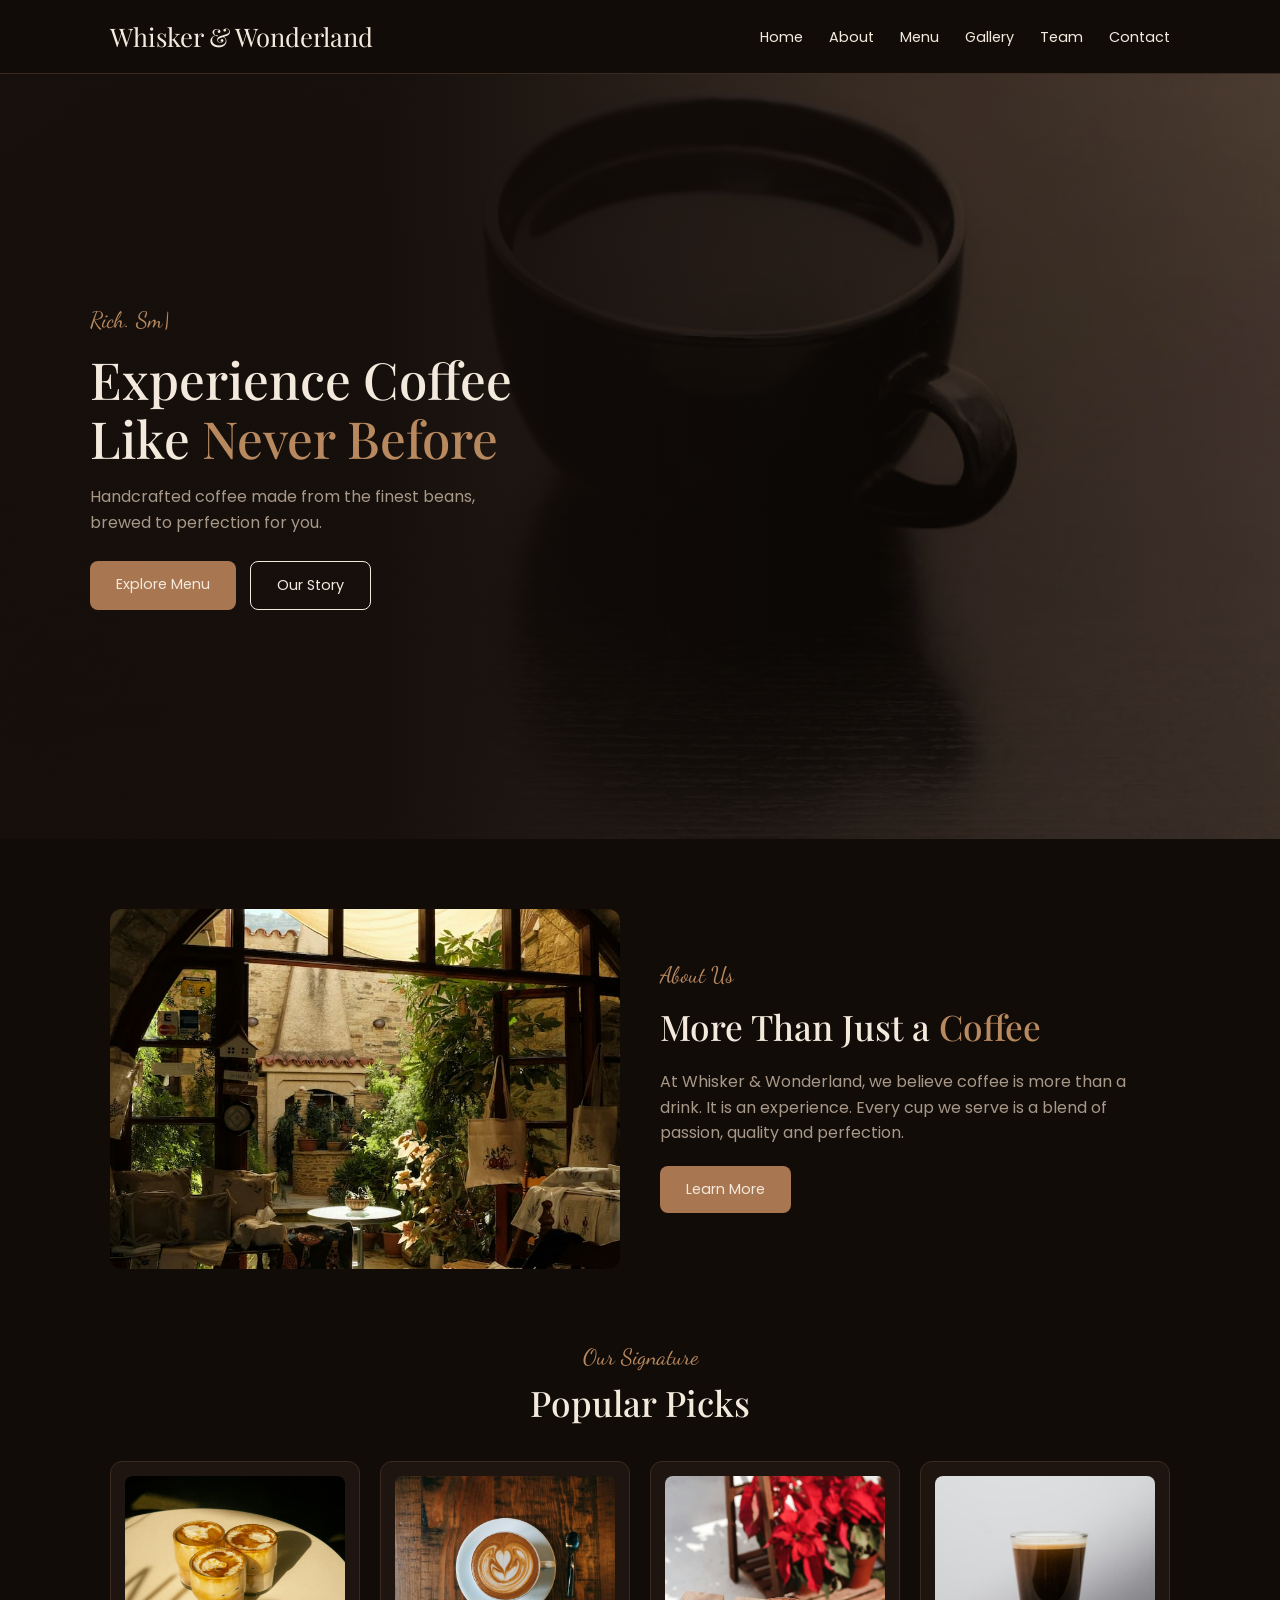
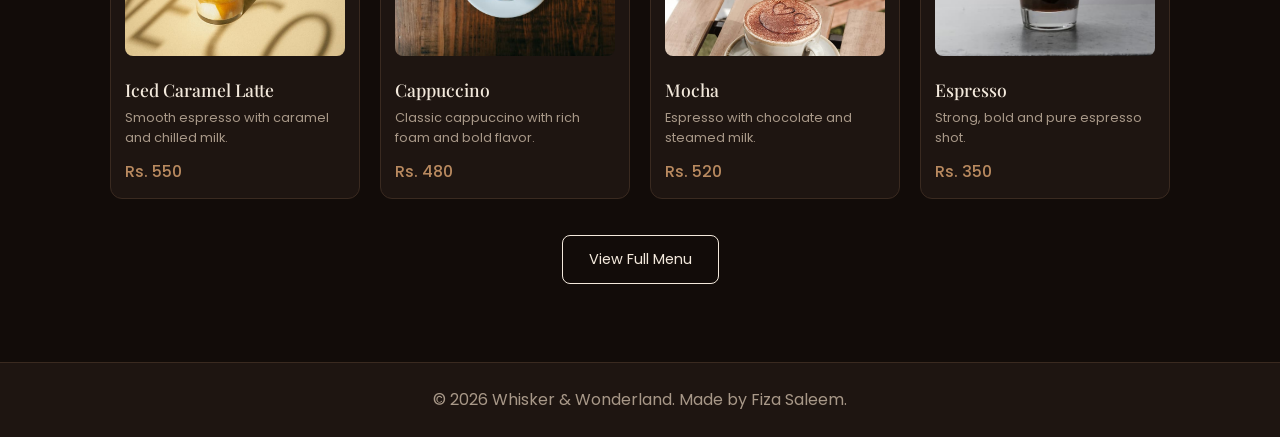
<file: index.html>
<!DOCTYPE html>
<html lang="en">
<head>
  <meta charset="UTF-8">
  <meta name="viewport" content="width=device-width, initial-scale=1.0">
  <meta name="description" content="Whisker & Wonderland, a cozy coffee shop serving fresh coffee, tea and desserts.">
  <title>Home | Whisker & Wonderland</title>

  <link rel="preconnect" href="https://fonts.googleapis.com">
  <link rel="stylesheet" href="https://fonts.googleapis.com/css2?family=Dancing+Script:wght@500&family=Playfair+Display:wght@500;700&family=Poppins:wght@300;400;500&display=swap">
  <link rel="stylesheet" href="css/style.css">
</head>
<body>

  <header class="site-header">
    <nav class="navbar">
      <a href="index.html" class="logo">Whisker &amp; Wonderland</a>
      <div class="nav-links">
        <a href="index.html">Home</a>
        <a href="about.html">About</a>
        <a href="services.html">Menu</a>
        <a href="portfolio.html">Gallery</a>
        <a href="team.html">Team</a>
        <a href="contact.html">Contact</a>
      </div>
    </nav>
  </header>

  <main>

    <section class="hero">
      <div class="hero-text">
        <p class="script">Rich. Smooth. Perfect.</p>
        <h1>Experience Coffee Like <span class="gold">Never Before</span></h1>
        <p class="muted">Handcrafted coffee made from the finest beans, brewed to perfection for you.</p>
        <div class="hero-buttons">
          <a href="services.html" class="btn">Explore Menu</a>
          <a href="about.html" class="btn btn-outline">Our Story</a>
        </div>
      </div>
    </section>

    <section class="about-home">
      <img src="images/about.jpg" alt="Coffee beans and a cup on a wooden table">
      <div>
        <p class="script">About Us</p>
        <h2>More Than Just a <span class="gold">Coffee</span></h2>
        <p class="muted">At Whisker &amp; Wonderland, we believe coffee is more than a drink. It is an experience. Every cup we serve is a blend of passion, quality and perfection.</p>
        <a href="about.html" class="btn">Learn More</a>
      </div>
    </section>

    <section class="picks">
      <p class="script center">Our Signature</p>
      <h2 class="center">Popular Picks</h2>

      <div class="cards">
        <div class="card">
          <img src="images/drink1.jpg" alt="Iced caramel latte">
          <h3>Iced Caramel Latte</h3>
          <p class="muted">Smooth espresso with caramel and chilled milk.</p>
          <p class="price">Rs. 550</p>
        </div>
        <div class="card">
          <img src="images/drink2.jpg" alt="Cappuccino with latte art">
          <h3>Cappuccino</h3>
          <p class="muted">Classic cappuccino with rich foam and bold flavor.</p>
          <p class="price">Rs. 480</p>
        </div>
        <div class="card">
          <img src="images/drink3.jpg" alt="Mocha with chocolate">
          <h3>Mocha</h3>
          <p class="muted">Espresso with chocolate and steamed milk.</p>
          <p class="price">Rs. 520</p>
        </div>
        <div class="card">
          <img src="images/drink4.jpg" alt="Single espresso shot">
          <h3>Espresso</h3>
          <p class="muted">Strong, bold and pure espresso shot.</p>
          <p class="price">Rs. 350</p>
        </div>
      </div>

      <div class="center">
        <a href="services.html" class="btn btn-outline">View Full Menu</a>
      </div>
    </section>

  </main>

  <footer class="site-footer">
    <p>&copy; 2026 Whisker &amp; Wonderland. Made by Fiza Saleem.</p>
  </footer>

  <script src="js/script.js"></script>
</body>
</html>
</file>
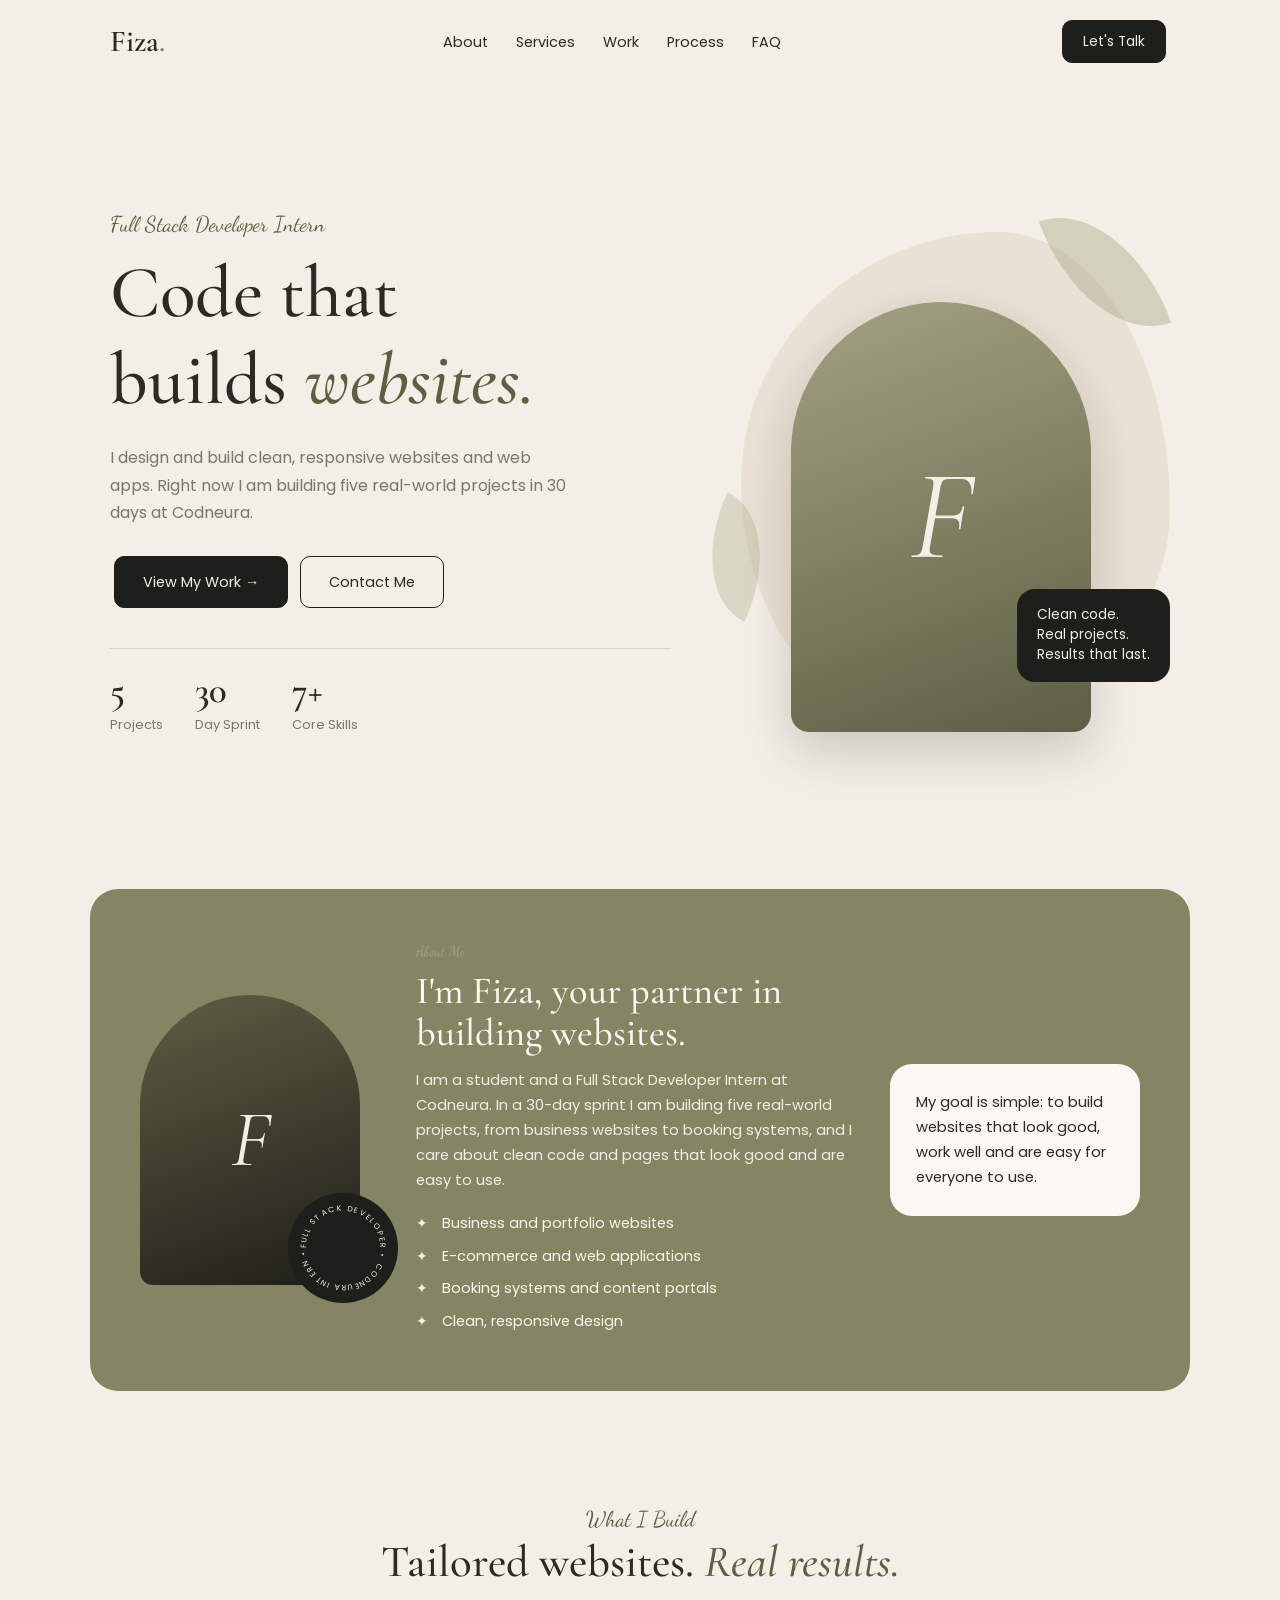
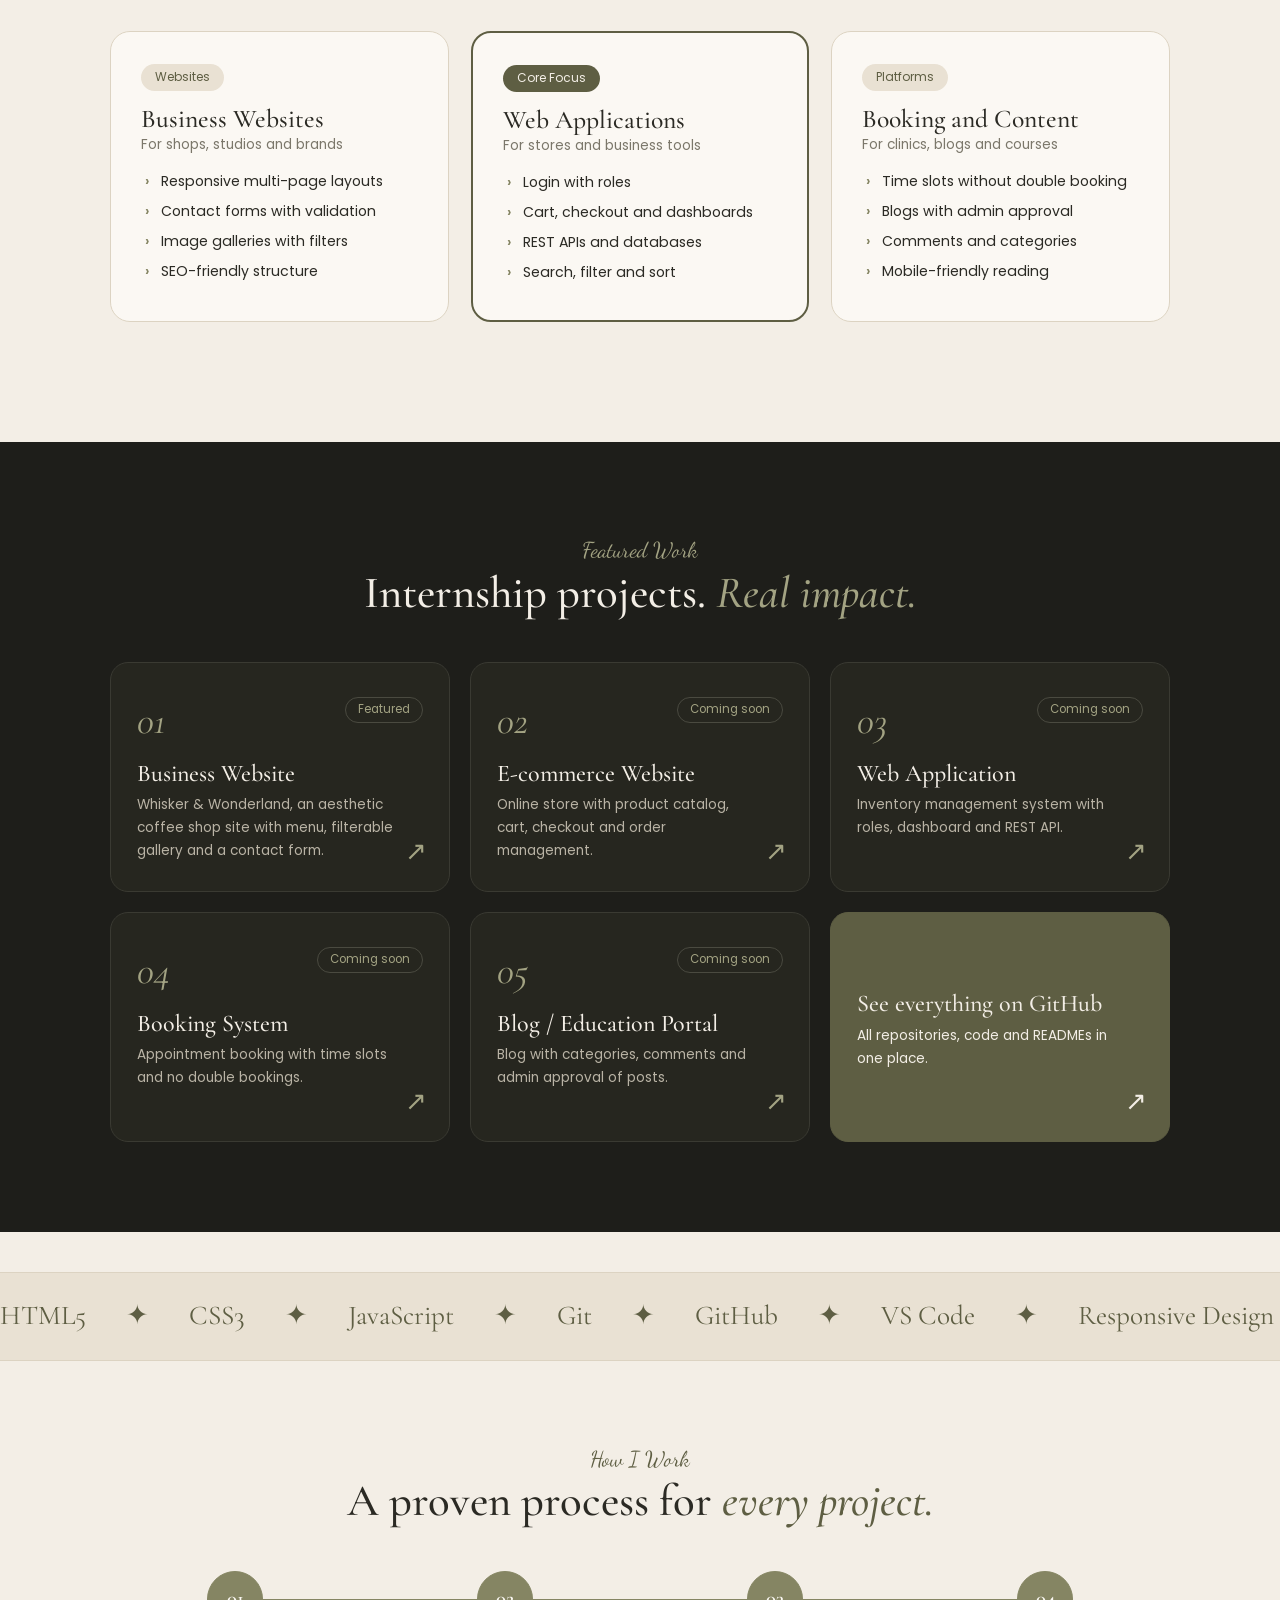
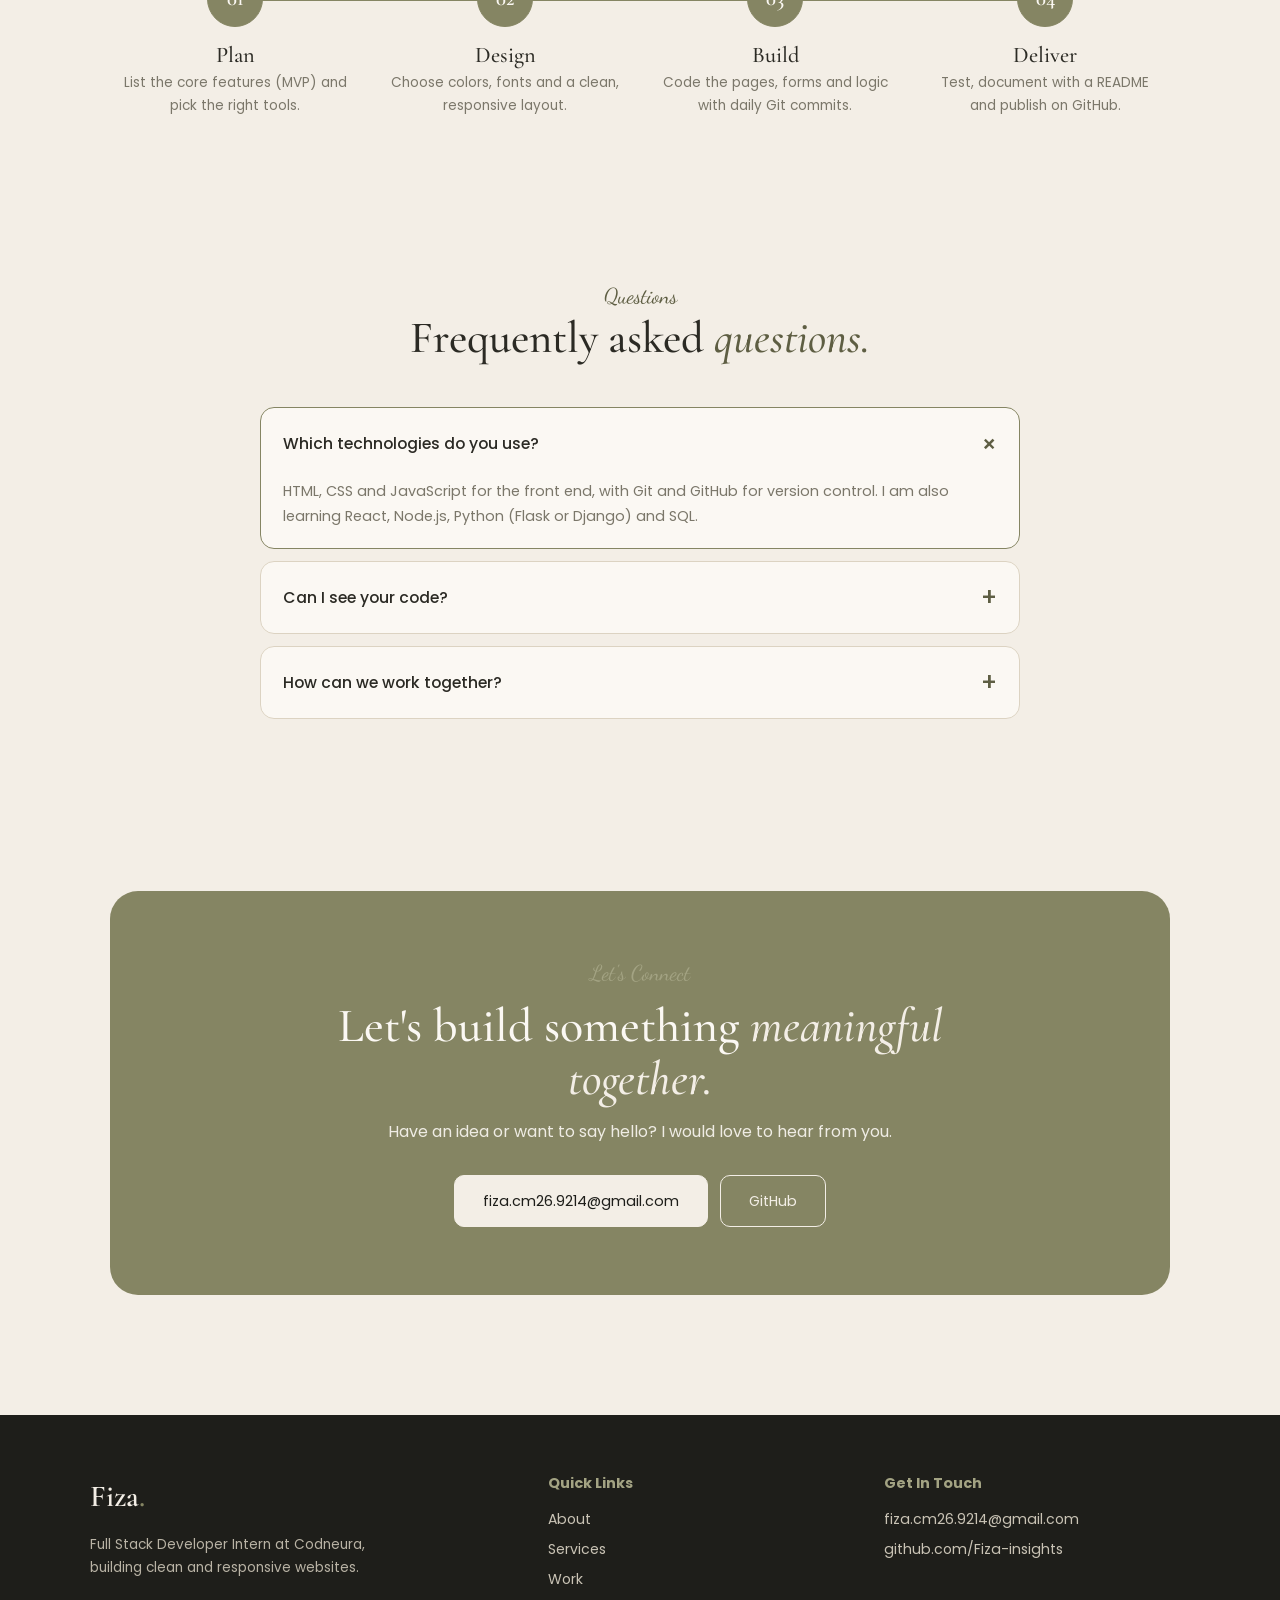
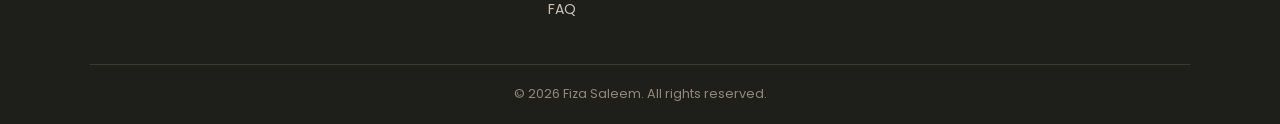
<file: Personal Portfolio/index.html>
<!DOCTYPE html>
<html lang="en">
<head>
  <meta charset="UTF-8">
  <meta name="viewport" content="width=device-width, initial-scale=1.0">
  <meta name="description" content="Portfolio of Fiza Saleem, Full Stack Developer Intern at Codneura. Websites, web apps, skills and contact details.">
  <title>Fiza Saleem | Full Stack Developer Portfolio</title>

  <link rel="preconnect" href="https://fonts.googleapis.com">
  <link rel="stylesheet" href="https://fonts.googleapis.com/css2?family=Cormorant+Garamond:ital,wght@0,500;0,600;1,500;1,600&family=Dancing+Script:wght@500&family=Poppins:wght@300;400;500&display=swap">
  <link rel="stylesheet" href="style.css">
</head>
<body>

  <div class="scroll-progress"></div>
  <div class="cursor-glow"></div>

  <header class="site-header">
    <nav class="navbar">
      <a href="#home" class="logo">Fiza<span>.</span></a>
      <div class="nav-links">
        <a href="#about">About</a>
        <a href="#services">Services</a>
        <a href="#work">Work</a>
        <a href="#process">Process</a>
        <a href="#faq">FAQ</a>
      </div>
      <a href="#contact" class="btn small magnetic nav-cta">Let's Talk</a>
      <button class="menu-btn" aria-label="Menu">&#9776;</button>
    </nav>
  </header>

  <main>

    <!-- HERO -->
    <section id="home" class="hero container">
      <div class="hero-text">
        <p class="script">Full Stack Developer Intern</p>
        <h1>
          <span class="line"><span>Code that</span></span>
          <span class="line"><span>builds <em>websites.</em></span></span>
        </h1>
        <p class="lead">I design and build clean, responsive websites and web apps. Right now I am building five real-world projects in 30 days at Codneura.</p>
        <div class="hero-buttons">
          <a href="#work" class="btn magnetic">View My Work &rarr;</a>
          <a href="#contact" class="btn outline magnetic">Contact Me</a>
        </div>
        <div class="stats">
          <div><strong><span data-count="5">5</span></strong><small>Projects</small></div>
          <div><strong><span data-count="30">30</span></strong><small>Day Sprint</small></div>
          <div><strong><span data-count="7">7</span>+</strong><small>Core Skills</small></div>
        </div>
      </div>

      <div class="hero-visual">
        <div class="leaf leaf-1" data-speed="-0.08" data-rot="-20"></div>
        <div class="leaf leaf-2" data-speed="0.06" data-rot="25"></div>
        <div class="blob"></div>
        <!-- Apni photo lagane ke liye neeche wali line badlein:
             <div class="portrait"><img src="profile.jpg" alt="Fiza Saleem"></div> -->
        <div class="portrait"><span>F</span></div>
        <div class="floating-card">Clean code.<br>Real projects.<br>Results that last.</div>
      </div>
    </section>

    <!-- ABOUT -->
    <section id="about" class="about-wrap">
      <div class="about">
        <div class="about-photo">
          <div class="portrait small"><span>F</span></div>
          <svg class="badge" viewBox="0 0 120 120" aria-hidden="true">
            <defs>
              <path id="circlePath" d="M60,60 m-44,0 a44,44 0 1,1 88,0 a44,44 0 1,1 -88,0"/>
            </defs>
            <text>
              <textPath href="#circlePath" textLength="272" lengthAdjust="spacing">FULL STACK DEVELOPER &#8226; CODNEURA INTERN &#8226;</textPath>
            </text>
          </svg>
        </div>

        <div class="about-text">
          <p class="script light">About Me</p>
          <h2>I'm Fiza, your partner in building websites.</h2>
          <p>I am a student and a Full Stack Developer Intern at Codneura. In a 30-day sprint I am building five real-world projects, from business websites to booking systems, and I care about clean code and pages that look good and are easy to use.</p>
          <ul class="about-list">
            <li>Business and portfolio websites</li>
            <li>E-commerce and web applications</li>
            <li>Booking systems and content portals</li>
            <li>Clean, responsive design</li>
          </ul>
        </div>

        <div class="mission-card">
          <p>My goal is simple: to build websites that look good, work well and are easy for everyone to use.</p>
        </div>
      </div>
    </section>

    <!-- SERVICES -->
    <section id="services" class="section container">
      <div class="section-head">
        <p class="script">What I Build</p>
        <h2>Tailored websites. <em>Real results.</em></h2>
      </div>
      <div class="cards-3">

        <div class="service-card tilt">
          <span class="chip">Websites</span>
          <h3>Business Websites</h3>
          <p class="small-text">For shops, studios and brands</p>
          <ul>
            <li>Responsive multi-page layouts</li>
            <li>Contact forms with validation</li>
            <li>Image galleries with filters</li>
            <li>SEO-friendly structure</li>
          </ul>
        </div>

        <div class="service-card tilt featured">
          <span class="chip dark">Core Focus</span>
          <h3>Web Applications</h3>
          <p class="small-text">For stores and business tools</p>
          <ul>
            <li>Login with roles</li>
            <li>Cart, checkout and dashboards</li>
            <li>REST APIs and databases</li>
            <li>Search, filter and sort</li>
          </ul>
        </div>

        <div class="service-card tilt">
          <span class="chip">Platforms</span>
          <h3>Booking and Content</h3>
          <p class="small-text">For clinics, blogs and courses</p>
          <ul>
            <li>Time slots without double booking</li>
            <li>Blogs with admin approval</li>
            <li>Comments and categories</li>
            <li>Mobile-friendly reading</li>
          </ul>
        </div>

      </div>
    </section>

    <!-- WORK -->
    <section id="work" class="work-band">
      <div class="container">
        <div class="section-head light">
          <p class="script light">Featured Work</p>
          <h2>Internship projects. <em>Real impact.</em></h2>
        </div>

        <div class="work-grid">

          <a class="work-tile tilt dark-spot" href="https://github.com/Fiza-insights/Business-Website" target="_blank" rel="noopener">
            <span class="num">01</span>
            <span class="status">Featured</span>
            <h3>Business Website</h3>
            <p>Whisker &amp; Wonderland, an aesthetic coffee shop site with menu, filterable gallery and a contact form.</p>
            <span class="arrow">&#8599;</span>
          </a>

          <a class="work-tile tilt dark-spot" href="https://github.com/Fiza-insights/E-commerce" target="_blank" rel="noopener">
            <span class="num">02</span>
            <span class="status">Coming soon</span>
            <h3>E-commerce Website</h3>
            <p>Online store with product catalog, cart, checkout and order management.</p>
            <span class="arrow">&#8599;</span>
          </a>

          <a class="work-tile tilt dark-spot" href="https://github.com/Fiza-insights/Web-App-CRM-Inventory-" target="_blank" rel="noopener">
            <span class="num">03</span>
            <span class="status">Coming soon</span>
            <h3>Web Application</h3>
            <p>Inventory management system with roles, dashboard and REST API.</p>
            <span class="arrow">&#8599;</span>
          </a>

          <a class="work-tile tilt dark-spot" href="https://github.com/Fiza-insights/Booking-System" target="_blank" rel="noopener">
            <span class="num">04</span>
            <span class="status">Coming soon</span>
            <h3>Booking System</h3>
            <p>Appointment booking with time slots and no double bookings.</p>
            <span class="arrow">&#8599;</span>
          </a>

          <a class="work-tile tilt dark-spot" href="https://github.com/Fiza-insights/Educational-Blog-Portal" target="_blank" rel="noopener">
            <span class="num">05</span>
            <span class="status">Coming soon</span>
            <h3>Blog / Education Portal</h3>
            <p>Blog with categories, comments and admin approval of posts.</p>
            <span class="arrow">&#8599;</span>
          </a>

          <a class="work-tile tilt dark-spot all" href="https://github.com/Fiza-insights" target="_blank" rel="noopener">
            <h3>See everything on GitHub</h3>
            <p>All repositories, code and READMEs in one place.</p>
            <span class="arrow">&#8599;</span>
          </a>

        </div>
      </div>
    </section>

    <!-- TECH MARQUEE -->
    <div class="marquee" aria-label="Technologies I use">
      <div class="marquee-track">
        <span>HTML5</span><span>&#10022;</span><span>CSS3</span><span>&#10022;</span><span>JavaScript</span><span>&#10022;</span><span>Git</span><span>&#10022;</span><span>GitHub</span><span>&#10022;</span><span>VS Code</span><span>&#10022;</span><span>Responsive Design</span><span>&#10022;</span><span>Formspree</span><span>&#10022;</span>
        <span>HTML5</span><span>&#10022;</span><span>CSS3</span><span>&#10022;</span><span>JavaScript</span><span>&#10022;</span><span>Git</span><span>&#10022;</span><span>GitHub</span><span>&#10022;</span><span>VS Code</span><span>&#10022;</span><span>Responsive Design</span><span>&#10022;</span><span>Formspree</span><span>&#10022;</span>
      </div>
    </div>

    <!-- PROCESS -->
    <section id="process" class="section container">
      <div class="section-head">
        <p class="script">How I Work</p>
        <h2>A proven process for <em>every project.</em></h2>
      </div>
      <div class="steps">
        <div class="step">
          <div class="dot">01</div>
          <h3>Plan</h3>
          <p>List the core features (MVP) and pick the right tools.</p>
        </div>
        <div class="step">
          <div class="dot">02</div>
          <h3>Design</h3>
          <p>Choose colors, fonts and a clean, responsive layout.</p>
        </div>
        <div class="step">
          <div class="dot">03</div>
          <h3>Build</h3>
          <p>Code the pages, forms and logic with daily Git commits.</p>
        </div>
        <div class="step">
          <div class="dot">04</div>
          <h3>Deliver</h3>
          <p>Test, document with a README and publish on GitHub.</p>
        </div>
      </div>
    </section>

    <!-- FAQ -->
    <section id="faq" class="section container">
      <div class="section-head">
        <p class="script">Questions</p>
        <h2>Frequently asked <em>questions.</em></h2>
      </div>
      <div class="faq">

        <div class="faq-item open">
          <button class="faq-q" aria-expanded="true">Which technologies do you use?<span class="plus">+</span></button>
          <div class="faq-a"><div><p>HTML, CSS and JavaScript for the front end, with Git and GitHub for version control. I am also learning React, Node.js, Python (Flask or Django) and SQL.</p></div></div>
        </div>

        <div class="faq-item">
          <button class="faq-q" aria-expanded="false">Can I see your code?<span class="plus">+</span></button>
          <div class="faq-a"><div><p>Yes. Every project has its own public GitHub repository with a README, screenshots and setup steps.</p></div></div>
        </div>

        <div class="faq-item">
          <button class="faq-q" aria-expanded="false">How can we work together?<span class="plus">+</span></button>
          <div class="faq-a"><div><p>Send me an email using the button below and tell me about your idea. I will reply as soon as I can.</p></div></div>
        </div>

      </div>
    </section>

    <!-- CONTACT -->
    <section id="contact" class="section container">
      <div class="cta-box">
        <p class="script light">Let's Connect</p>
        <h2>Let's build something <em>meaningful together.</em></h2>
        <p class="cta-text">Have an idea or want to say hello? I would love to hear from you.</p>
        <div>
          <a href="mailto:fiza.cm26.9214@gmail.com" class="btn light magnetic">fiza.cm26.9214@gmail.com</a>
          <a href="https://github.com/Fiza-insights" target="_blank" rel="noopener" class="btn outline-light magnetic">GitHub</a>
        </div>
      </div>
    </section>

  </main>

  <footer class="site-footer">
    <div class="footer-grid">
      <div>
        <a href="#home" class="logo light-logo">Fiza<span>.</span></a>
        <p class="footer-text">Full Stack Developer Intern at Codneura, building clean and responsive websites.</p>
      </div>
      <div>
        <h4>Quick Links</h4>
        <a href="#about">About</a>
        <a href="#services">Services</a>
        <a href="#work">Work</a>
        <a href="#faq">FAQ</a>
      </div>
      <div>
        <h4>Get In Touch</h4>
        <a href="mailto:fiza.cm26.9214@gmail.com">fiza.cm26.9214@gmail.com</a>
        <a href="https://github.com/Fiza-insights" target="_blank" rel="noopener">github.com/Fiza-insights</a>
      </div>
    </div>
    <p class="copyright">&copy; 2026 Fiza Saleem. All rights reserved.</p>
  </footer>

  <script src="script.js"></script>
</body>
</html>
</file>
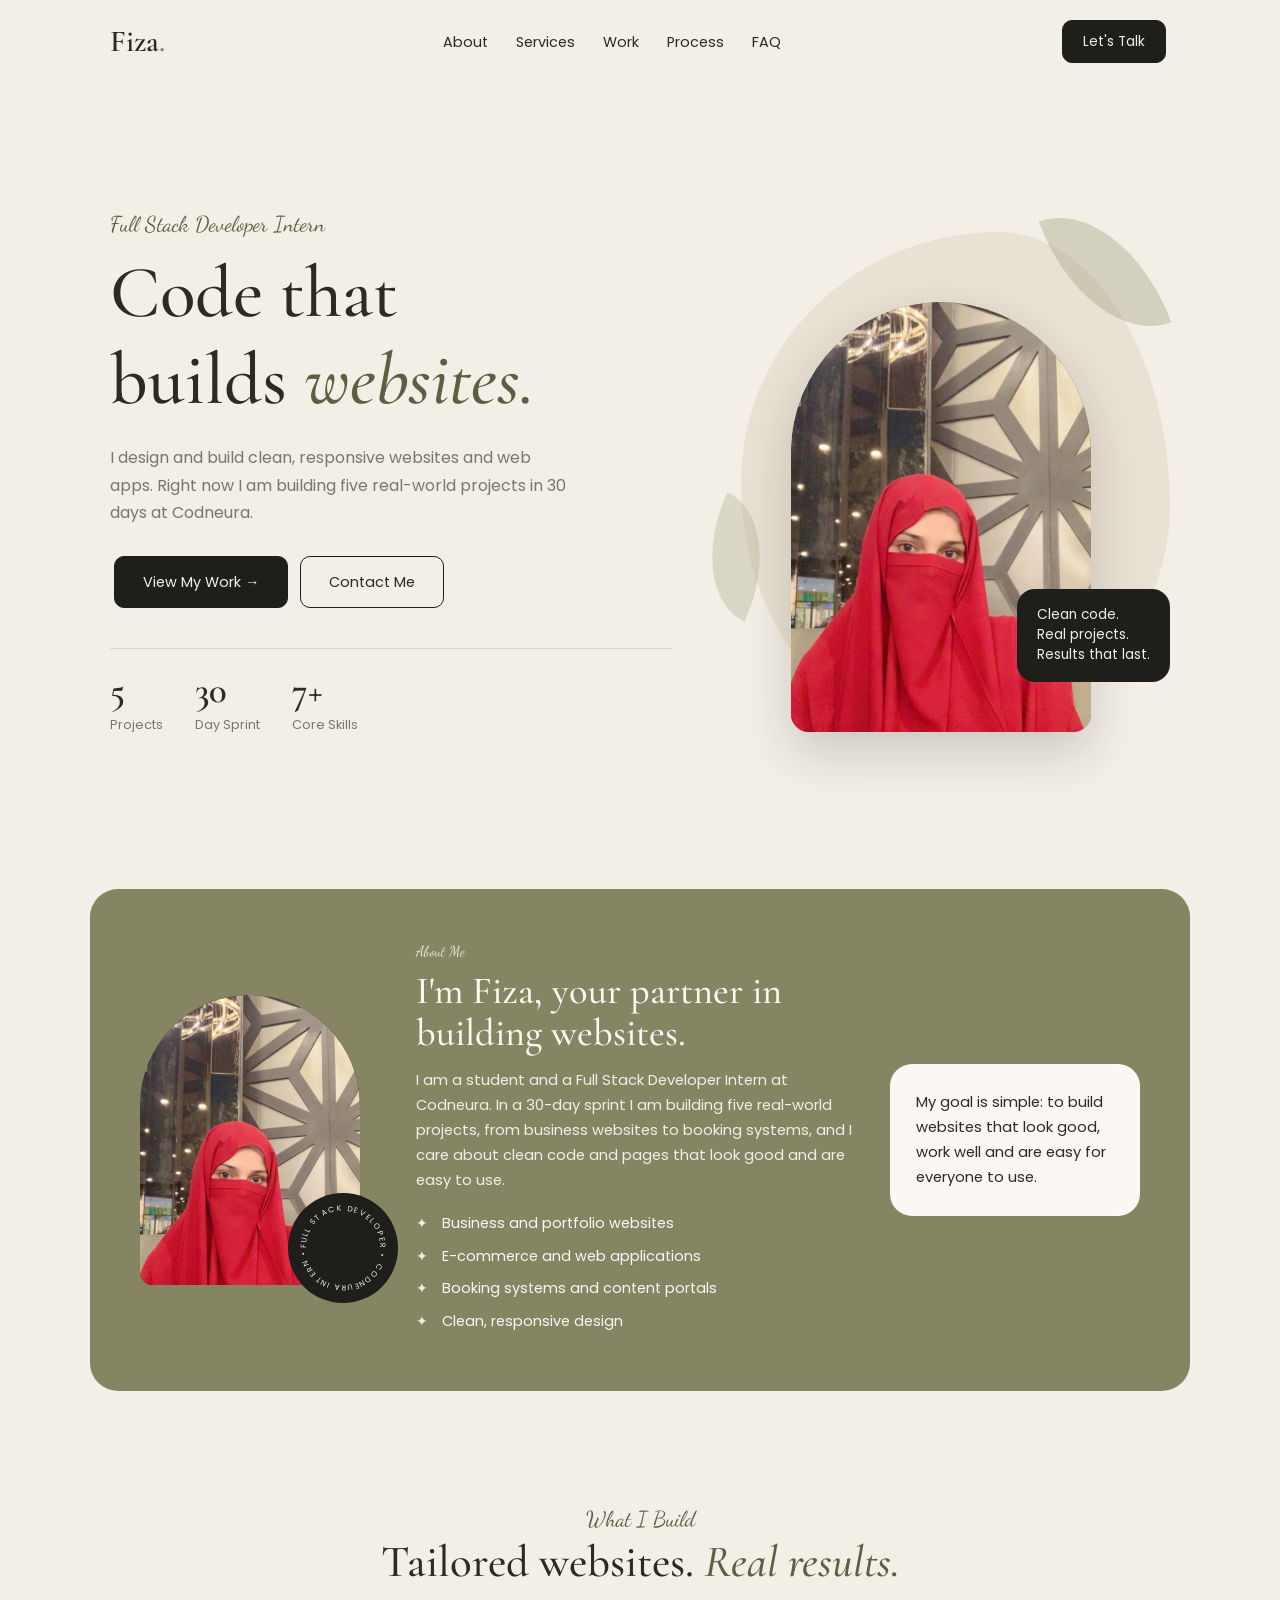
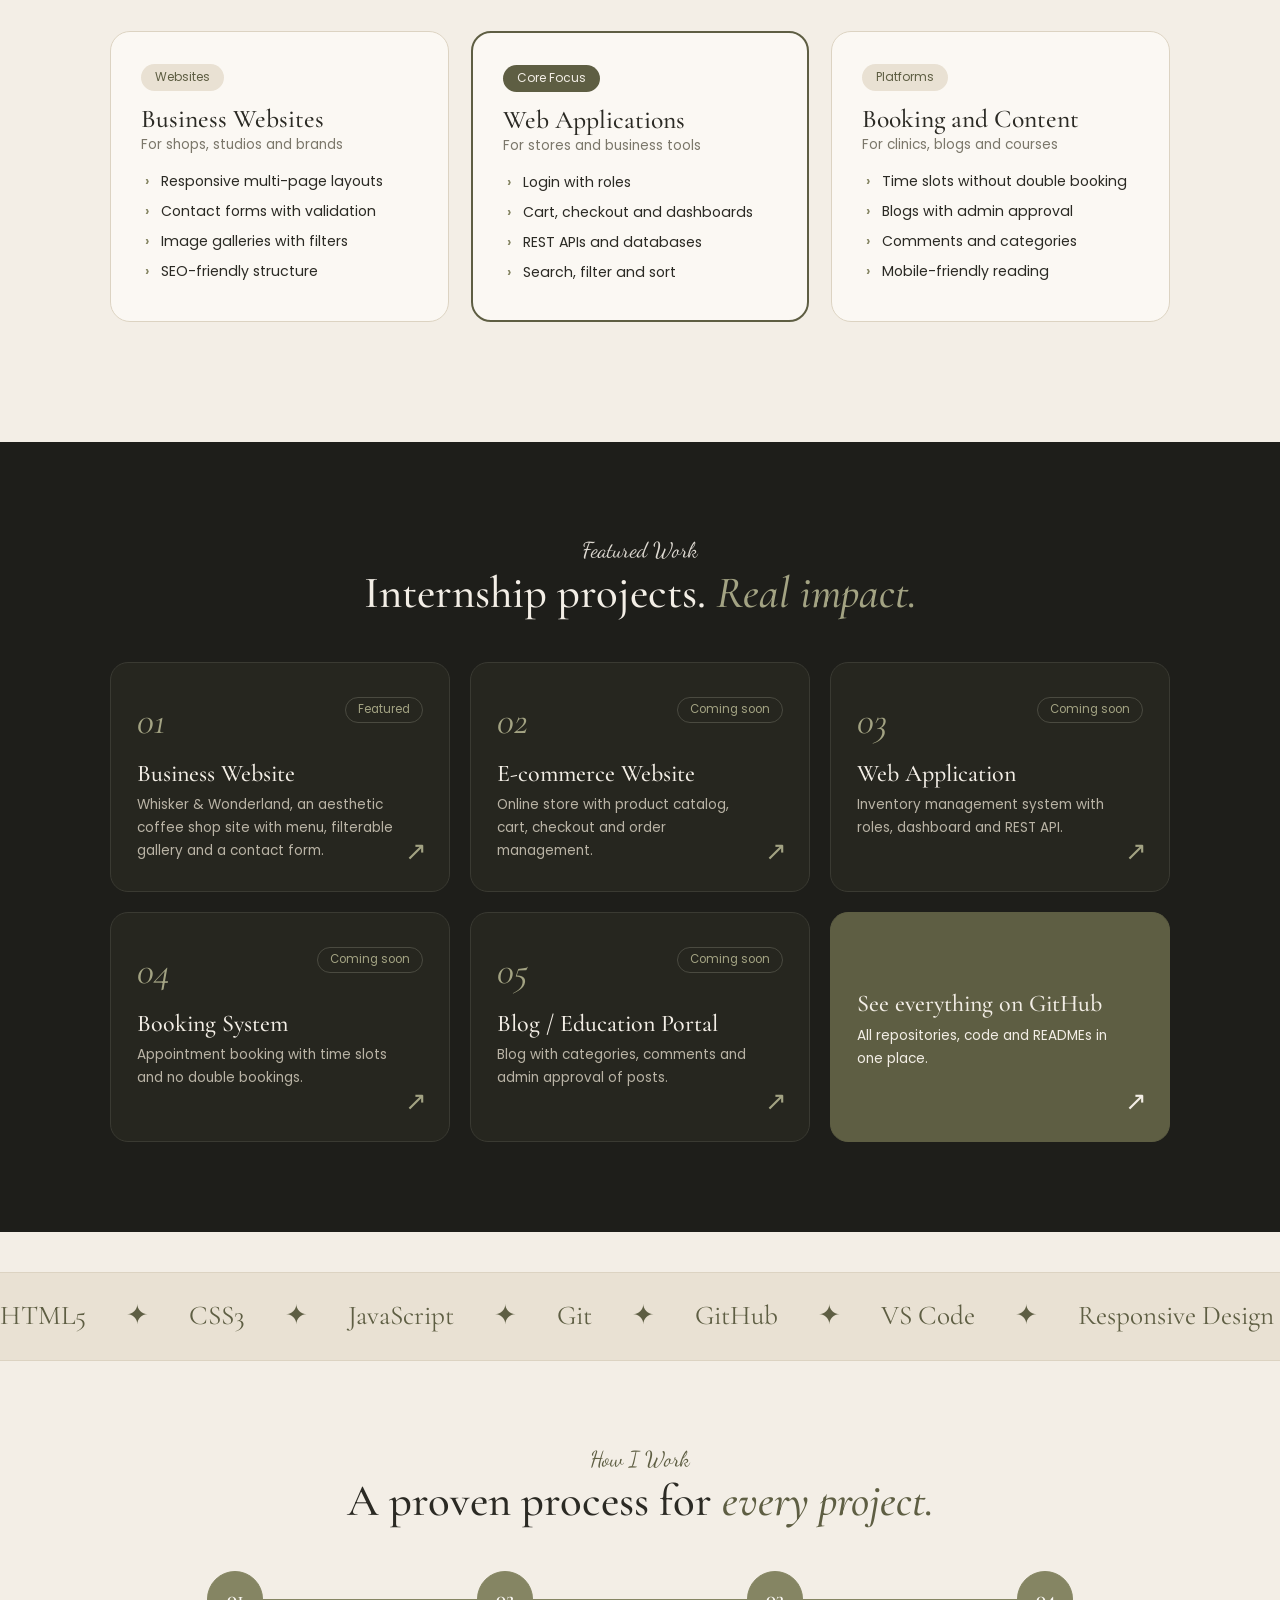
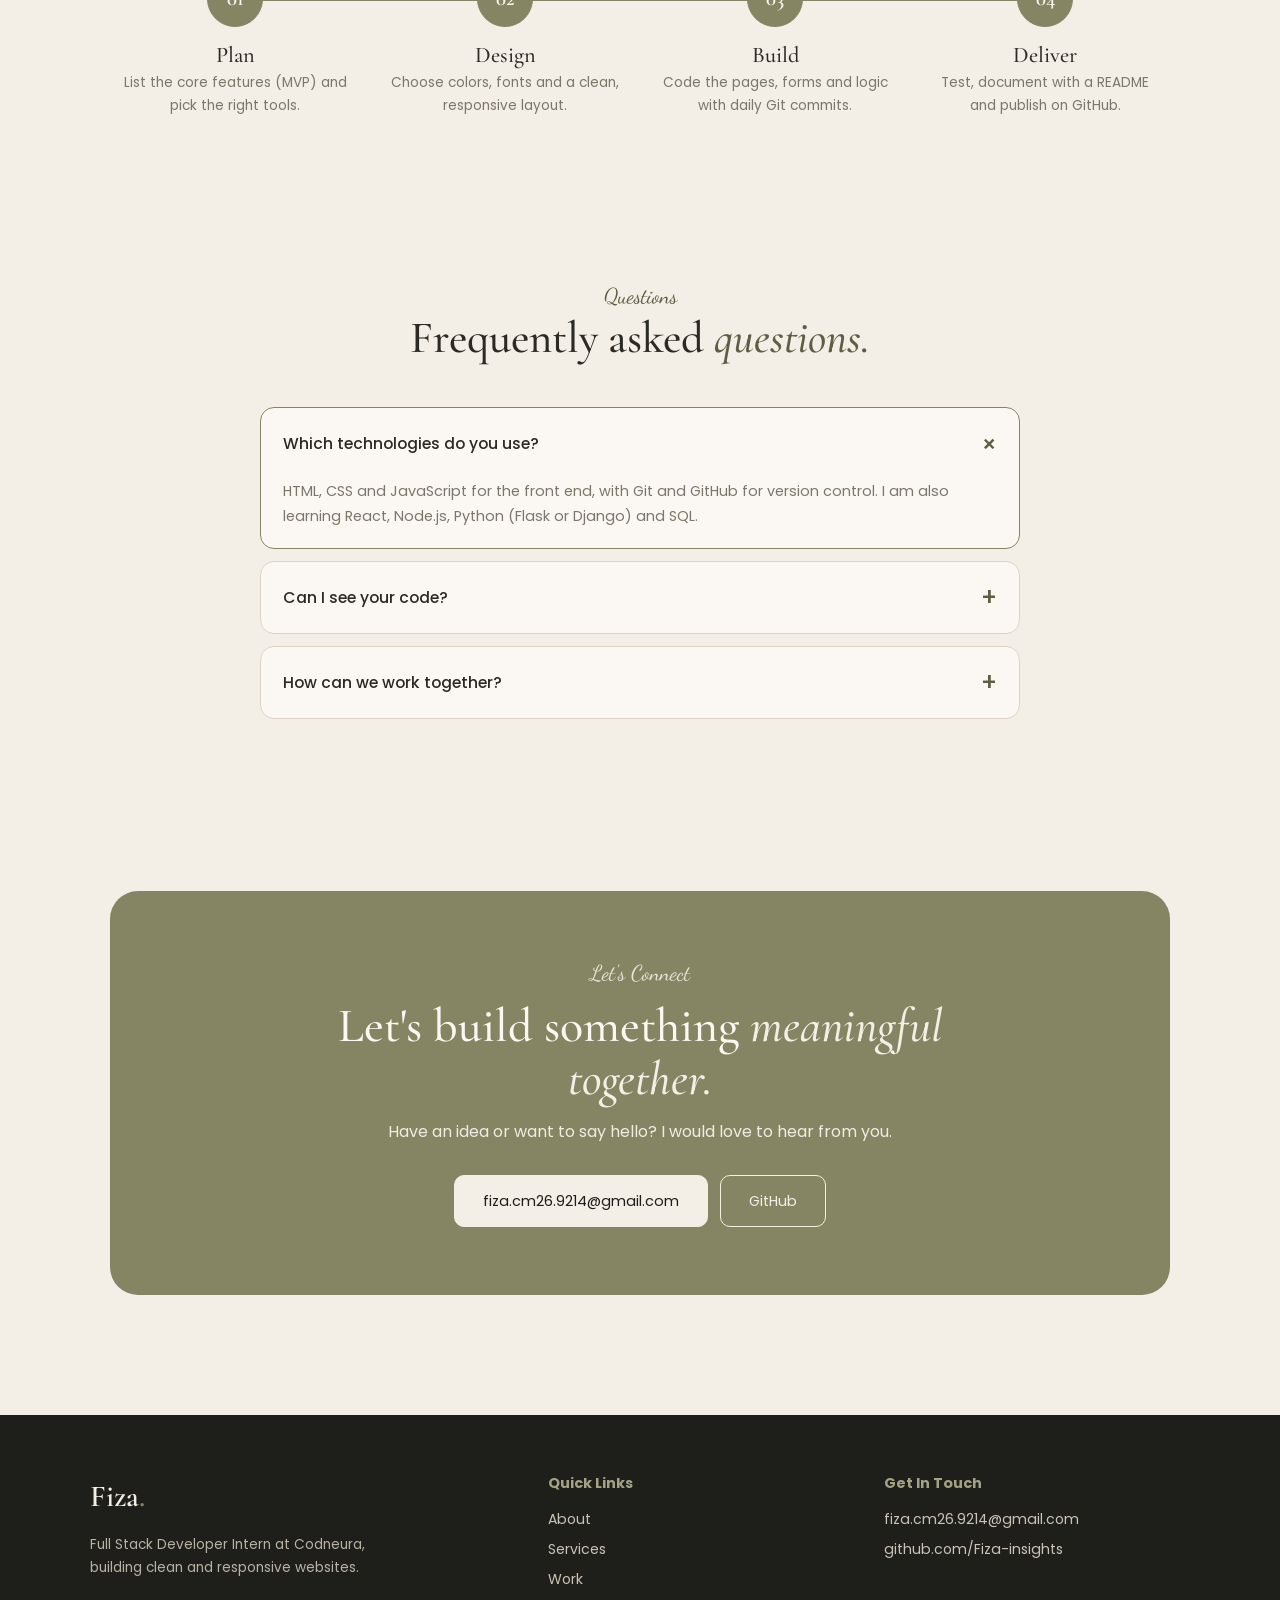
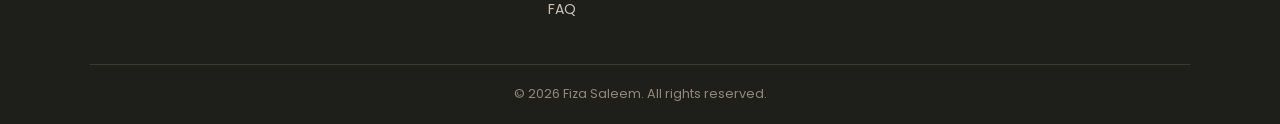
<file: personal-portfolio/index.html>
<!DOCTYPE html>
<html lang="en">
<head>
  <meta charset="UTF-8">
  <meta name="viewport" content="width=device-width, initial-scale=1.0">
  <meta name="description" content="Portfolio of Fiza Saleem, Full Stack Developer Intern at Codneura. Websites, web apps, skills and contact details.">
  <title>Fiza Saleem | Full Stack Developer Portfolio</title>

  <link rel="preconnect" href="https://fonts.googleapis.com">
  <link rel="stylesheet" href="https://fonts.googleapis.com/css2?family=Cormorant+Garamond:ital,wght@0,500;0,600;1,500;1,600&family=Dancing+Script:wght@500&family=Poppins:wght@300;400;500&display=swap">
  <link rel="stylesheet" href="style.css">
</head>
<body>

  <div class="scroll-progress"></div>
  <div class="cursor-glow"></div>

  <header class="site-header">
    <nav class="navbar">
      <a href="#home" class="logo">Fiza<span>.</span></a>
      <div class="nav-links">
        <a href="#about">About</a>
        <a href="#services">Services</a>
        <a href="#work">Work</a>
        <a href="#process">Process</a>
        <a href="#faq">FAQ</a>
      </div>
      <a href="#contact" class="btn small magnetic nav-cta">Let's Talk</a>
      <button class="menu-btn" aria-label="Menu">&#9776;</button>
    </nav>
  </header>

  <main>

    <!-- HERO -->
    <section id="home" class="hero container">
      <div class="hero-text">
        <p class="script">Full Stack Developer Intern</p>
        <h1>
          <span class="line"><span>Code that</span></span>
          <span class="line"><span>builds <em>websites.</em></span></span>
        </h1>
        <p class="lead">I design and build clean, responsive websites and web apps. Right now I am building five real-world projects in 30 days at Codneura.</p>
        <div class="hero-buttons">
          <a href="#work" class="btn magnetic">View My Work &rarr;</a>
          <a href="#contact" class="btn outline magnetic">Contact Me</a>
        </div>
        <div class="stats">
          <div><strong><span data-count="5">5</span></strong><small>Projects</small></div>
          <div><strong><span data-count="30">30</span></strong><small>Day Sprint</small></div>
          <div><strong><span data-count="7">7</span>+</strong><small>Core Skills</small></div>
        </div>
      </div>

      <div class="hero-visual">
        <div class="leaf leaf-1" data-speed="-0.08" data-rot="-20"></div>
        <div class="leaf leaf-2" data-speed="0.06" data-rot="25"></div>
        <div class="blob"></div>
        <!-- Apni photo lagane ke liye neeche wali line badlein:
             <div class="portrait"><img src="profile.jpg" alt="Fiza Saleem"></div> -->
<div class="portrait"><img src="profile.jpeg" alt="Fiza Saleem"></div>
        <div class="floating-card">Clean code.<br>Real projects.<br>Results that last.</div>
      </div>
    </section>

    <!-- ABOUT -->
    <section id="about" class="about-wrap">
      <div class="about">
        <div class="about-photo">
          <div class="portrait small"><img src="profile.jpeg" alt="Fiza Saleem"></div>
          <svg class="badge" viewBox="0 0 120 120" aria-hidden="true">
            <defs>
              <path id="circlePath" d="M60,60 m-44,0 a44,44 0 1,1 88,0 a44,44 0 1,1 -88,0"/>
            </defs>
            <text>
              <textPath href="#circlePath" textLength="272" lengthAdjust="spacing">FULL STACK DEVELOPER &#8226; CODNEURA INTERN &#8226;</textPath>
            </text>
          </svg>
        </div>

        <div class="about-text">
          <p class="script light">About Me</p>
          <h2>I'm Fiza, your partner in building websites.</h2>
          <p>I am a student and a Full Stack Developer Intern at Codneura. In a 30-day sprint I am building five real-world projects, from business websites to booking systems, and I care about clean code and pages that look good and are easy to use.</p>
          <ul class="about-list">
            <li>Business and portfolio websites</li>
            <li>E-commerce and web applications</li>
            <li>Booking systems and content portals</li>
            <li>Clean, responsive design</li>
          </ul>
        </div>

        <div class="mission-card">
          <p>My goal is simple: to build websites that look good, work well and are easy for everyone to use.</p>
        </div>
      </div>
    </section>

    <!-- SERVICES -->
    <section id="services" class="section container">
      <div class="section-head">
        <p class="script">What I Build</p>
        <h2>Tailored websites. <em>Real results.</em></h2>
      </div>
      <div class="cards-3">

        <div class="service-card tilt">
          <span class="chip">Websites</span>
          <h3>Business Websites</h3>
          <p class="small-text">For shops, studios and brands</p>
          <ul>
            <li>Responsive multi-page layouts</li>
            <li>Contact forms with validation</li>
            <li>Image galleries with filters</li>
            <li>SEO-friendly structure</li>
          </ul>
        </div>

        <div class="service-card tilt featured">
          <span class="chip dark">Core Focus</span>
          <h3>Web Applications</h3>
          <p class="small-text">For stores and business tools</p>
          <ul>
            <li>Login with roles</li>
            <li>Cart, checkout and dashboards</li>
            <li>REST APIs and databases</li>
            <li>Search, filter and sort</li>
          </ul>
        </div>

        <div class="service-card tilt">
          <span class="chip">Platforms</span>
          <h3>Booking and Content</h3>
          <p class="small-text">For clinics, blogs and courses</p>
          <ul>
            <li>Time slots without double booking</li>
            <li>Blogs with admin approval</li>
            <li>Comments and categories</li>
            <li>Mobile-friendly reading</li>
          </ul>
        </div>

      </div>
    </section>

    <!-- WORK -->
    <section id="work" class="work-band">
      <div class="container">
        <div class="section-head light">
          <p class="script light">Featured Work</p>
          <h2>Internship projects. <em>Real impact.</em></h2>
        </div>

        <div class="work-grid">

          <a class="work-tile tilt dark-spot" href="https://github.com/Fiza-insights/Business-Website" target="_blank" rel="noopener">
            <span class="num">01</span>
            <span class="status">Featured</span>
            <h3>Business Website</h3>
            <p>Whisker &amp; Wonderland, an aesthetic coffee shop site with menu, filterable gallery and a contact form.</p>
            <span class="arrow">&#8599;</span>
          </a>

          <a class="work-tile tilt dark-spot" href="https://github.com/Fiza-insights/E-commerce" target="_blank" rel="noopener">
            <span class="num">02</span>
            <span class="status">Coming soon</span>
            <h3>E-commerce Website</h3>
            <p>Online store with product catalog, cart, checkout and order management.</p>
            <span class="arrow">&#8599;</span>
          </a>

          <a class="work-tile tilt dark-spot" href="https://github.com/Fiza-insights/Web-App-CRM-Inventory-" target="_blank" rel="noopener">
            <span class="num">03</span>
            <span class="status">Coming soon</span>
            <h3>Web Application</h3>
            <p>Inventory management system with roles, dashboard and REST API.</p>
            <span class="arrow">&#8599;</span>
          </a>

          <a class="work-tile tilt dark-spot" href="https://github.com/Fiza-insights/Booking-System" target="_blank" rel="noopener">
            <span class="num">04</span>
            <span class="status">Coming soon</span>
            <h3>Booking System</h3>
            <p>Appointment booking with time slots and no double bookings.</p>
            <span class="arrow">&#8599;</span>
          </a>

          <a class="work-tile tilt dark-spot" href="https://github.com/Fiza-insights/Educational-Blog-Portal" target="_blank" rel="noopener">
            <span class="num">05</span>
            <span class="status">Coming soon</span>
            <h3>Blog / Education Portal</h3>
            <p>Blog with categories, comments and admin approval of posts.</p>
            <span class="arrow">&#8599;</span>
          </a>

          <a class="work-tile tilt dark-spot all" href="https://github.com/Fiza-insights" target="_blank" rel="noopener">
            <h3>See everything on GitHub</h3>
            <p>All repositories, code and READMEs in one place.</p>
            <span class="arrow">&#8599;</span>
          </a>

        </div>
      </div>
    </section>

    <!-- TECH MARQUEE -->
    <div class="marquee" aria-label="Technologies I use">
      <div class="marquee-track">
        <span>HTML5</span><span>&#10022;</span><span>CSS3</span><span>&#10022;</span><span>JavaScript</span><span>&#10022;</span><span>Git</span><span>&#10022;</span><span>GitHub</span><span>&#10022;</span><span>VS Code</span><span>&#10022;</span><span>Responsive Design</span><span>&#10022;</span><span>Formspree</span><span>&#10022;</span>
        <span>HTML5</span><span>&#10022;</span><span>CSS3</span><span>&#10022;</span><span>JavaScript</span><span>&#10022;</span><span>Git</span><span>&#10022;</span><span>GitHub</span><span>&#10022;</span><span>VS Code</span><span>&#10022;</span><span>Responsive Design</span><span>&#10022;</span><span>Formspree</span><span>&#10022;</span>
      </div>
    </div>

    <!-- PROCESS -->
    <section id="process" class="section container">
      <div class="section-head">
        <p class="script">How I Work</p>
        <h2>A proven process for <em>every project.</em></h2>
      </div>
      <div class="steps">
        <div class="step">
          <div class="dot">01</div>
          <h3>Plan</h3>
          <p>List the core features (MVP) and pick the right tools.</p>
        </div>
        <div class="step">
          <div class="dot">02</div>
          <h3>Design</h3>
          <p>Choose colors, fonts and a clean, responsive layout.</p>
        </div>
        <div class="step">
          <div class="dot">03</div>
          <h3>Build</h3>
          <p>Code the pages, forms and logic with daily Git commits.</p>
        </div>
        <div class="step">
          <div class="dot">04</div>
          <h3>Deliver</h3>
          <p>Test, document with a README and publish on GitHub.</p>
        </div>
      </div>
    </section>

    <!-- FAQ -->
    <section id="faq" class="section container">
      <div class="section-head">
        <p class="script">Questions</p>
        <h2>Frequently asked <em>questions.</em></h2>
      </div>
      <div class="faq">

        <div class="faq-item open">
          <button class="faq-q" aria-expanded="true">Which technologies do you use?<span class="plus">+</span></button>
          <div class="faq-a"><div><p>HTML, CSS and JavaScript for the front end, with Git and GitHub for version control. I am also learning React, Node.js, Python (Flask or Django) and SQL.</p></div></div>
        </div>

        <div class="faq-item">
          <button class="faq-q" aria-expanded="false">Can I see your code?<span class="plus">+</span></button>
          <div class="faq-a"><div><p>Yes. Every project has its own public GitHub repository with a README, screenshots and setup steps.</p></div></div>
        </div>

        <div class="faq-item">
          <button class="faq-q" aria-expanded="false">How can we work together?<span class="plus">+</span></button>
          <div class="faq-a"><div><p>Send me an email using the button below and tell me about your idea. I will reply as soon as I can.</p></div></div>
        </div>

      </div>
    </section>

    <!-- CONTACT -->
    <section id="contact" class="section container">
      <div class="cta-box">
        <p class="script light">Let's Connect</p>
        <h2>Let's build something <em>meaningful together.</em></h2>
        <p class="cta-text">Have an idea or want to say hello? I would love to hear from you.</p>
        <div>
          <a href="mailto:fiza.cm26.9214@gmail.com" class="btn light magnetic">fiza.cm26.9214@gmail.com</a>
          <a href="https://github.com/Fiza-insights" target="_blank" rel="noopener" class="btn outline-light magnetic">GitHub</a>
        </div>
      </div>
    </section>

  </main>

  <footer class="site-footer">
    <div class="footer-grid">
      <div>
        <a href="#home" class="logo light-logo">Fiza<span>.</span></a>
        <p class="footer-text">Full Stack Developer Intern at Codneura, building clean and responsive websites.</p>
      </div>
      <div>
        <h4>Quick Links</h4>
        <a href="#about">About</a>
        <a href="#services">Services</a>
        <a href="#work">Work</a>
        <a href="#faq">FAQ</a>
      </div>
      <div>
        <h4>Get In Touch</h4>
        <a href="mailto:fiza.cm26.9214@gmail.com">fiza.cm26.9214@gmail.com</a>
        <a href="https://github.com/Fiza-insights" target="_blank" rel="noopener">github.com/Fiza-insights</a>
      </div>
    </div>
    <p class="copyright">&copy; 2026 Fiza Saleem. All rights reserved.</p>
  </footer>

  <script src="script.js"></script>
</body>
</html>
</file>
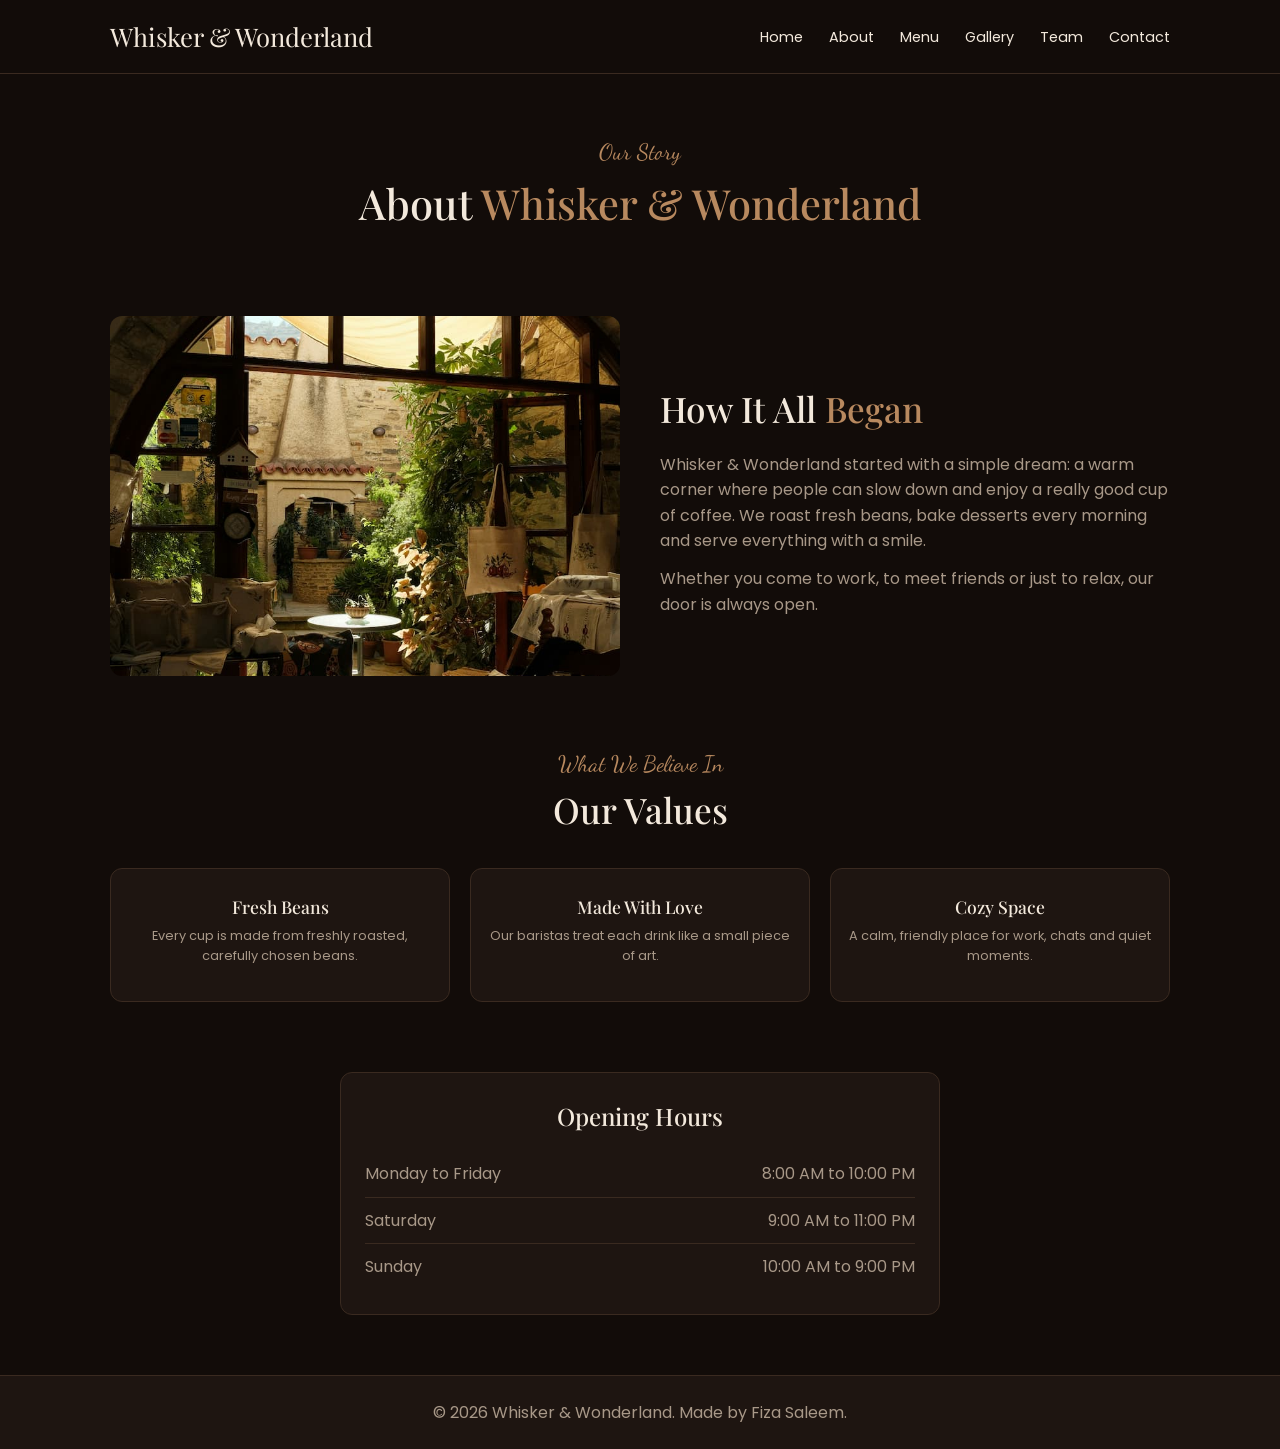
<file: about.html>
<!DOCTYPE html>
<html lang="en">
<head>
  <meta charset="UTF-8">
  <meta name="viewport" content="width=device-width, initial-scale=1.0">
  <meta name="description" content="Learn the story, mission and opening hours of Whisker & Wonderland coffee shop.">
  <title>About | Whisker & Wonderland</title>

  <link rel="preconnect" href="https://fonts.googleapis.com">
  <link rel="stylesheet" href="https://fonts.googleapis.com/css2?family=Dancing+Script:wght@500&family=Playfair+Display:wght@500;700&family=Poppins:wght@300;400;500&display=swap">
  <link rel="stylesheet" href="css/style.css">
</head>
<body>

  <header class="site-header">
    <nav class="navbar">
      <a href="index.html" class="logo">Whisker &amp; Wonderland</a>
      <div class="nav-links">
        <a href="index.html">Home</a>
        <a href="about.html">About</a>
        <a href="services.html">Menu</a>
        <a href="portfolio.html">Gallery</a>
        <a href="team.html">Team</a>
        <a href="contact.html">Contact</a>
      </div>
    </nav>
  </header>

  <main>

    <section class="page-title">
      <p class="script">Our Story</p>
      <h1>About <span class="gold">Whisker &amp; Wonderland</span></h1>
    </section>

    <section class="about-home">
      <img src="images/about.jpg" alt="Cozy coffee shop with coffee beans on a table">
      <div>
        <h2>How It All <span class="gold">Began</span></h2>
        <p class="muted">Whisker &amp; Wonderland started with a simple dream: a warm corner where people can slow down and enjoy a really good cup of coffee. We roast fresh beans, bake desserts every morning and serve everything with a smile.</p>
        <p class="muted" style="margin-top:12px;">Whether you come to work, to meet friends or just to relax, our door is always open.</p>
      </div>
    </section>

    <section class="picks">
      <p class="script center">What We Believe In</p>
      <h2 class="center">Our Values</h2>
      <div class="cards three">
        <div class="card">
          <h3>Fresh Beans</h3>
          <p class="muted">Every cup is made from freshly roasted, carefully chosen beans.</p>
        </div>
        <div class="card">
          <h3>Made With Love</h3>
          <p class="muted">Our baristas treat each drink like a small piece of art.</p>
        </div>
        <div class="card">
          <h3>Cozy Space</h3>
          <p class="muted">A calm, friendly place for work, chats and quiet moments.</p>
        </div>
      </div>
    </section>

    <section class="hours">
      <h2>Opening Hours</h2>
      <div class="hours-row"><span>Monday to Friday</span><span>8:00 AM to 10:00 PM</span></div>
      <div class="hours-row"><span>Saturday</span><span>9:00 AM to 11:00 PM</span></div>
      <div class="hours-row"><span>Sunday</span><span>10:00 AM to 9:00 PM</span></div>
    </section>

  </main>

  <footer class="site-footer">
    <p>&copy; 2026 Whisker &amp; Wonderland. Made by Fiza Saleem.</p>
  </footer>

  <script src="js/script.js"></script>
</body>
</html>
</file>
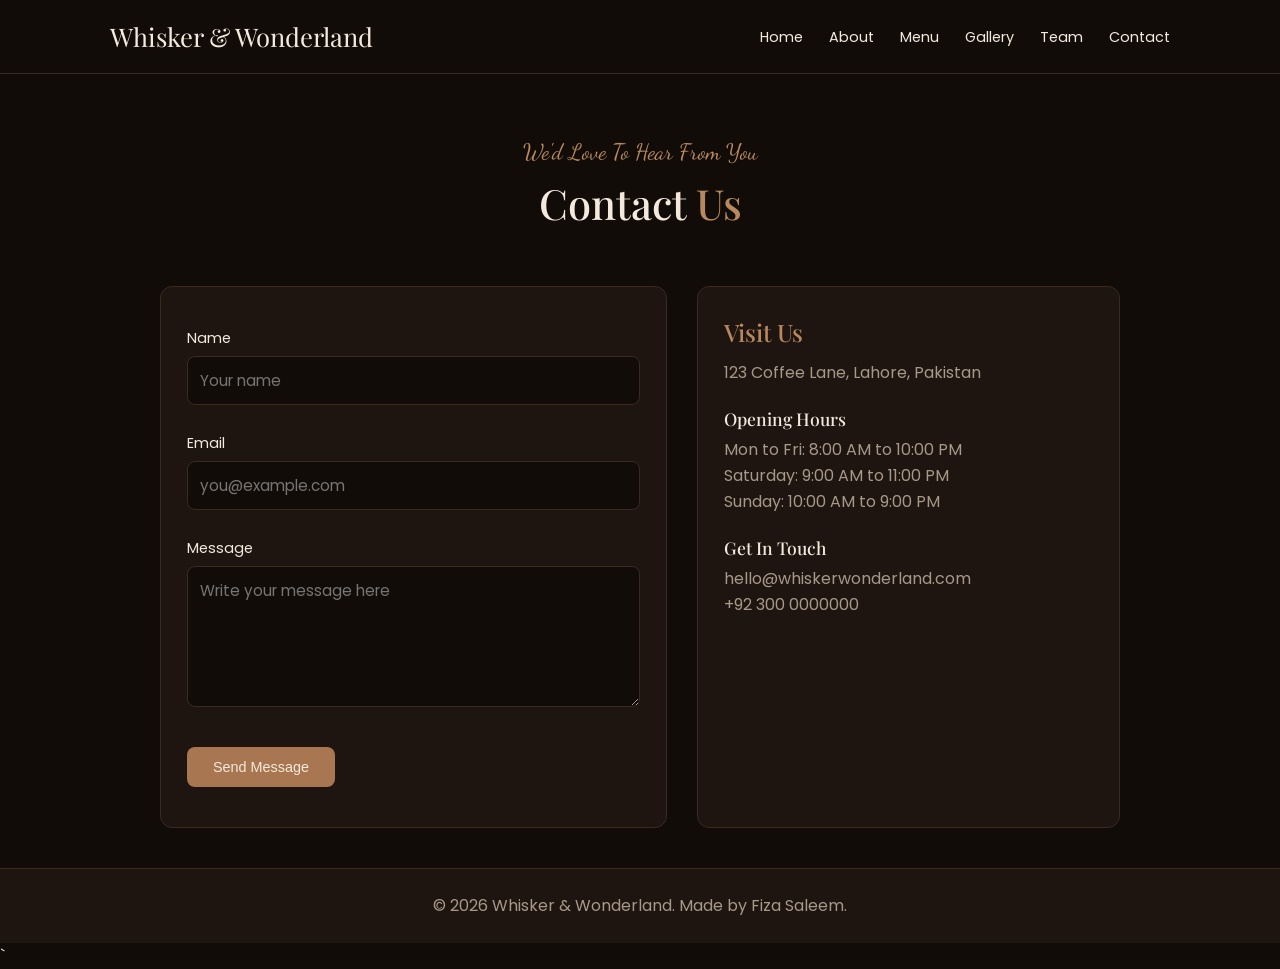
<file: contact.html>
<!DOCTYPE html>
<html lang="en">
<head>
  <meta charset="UTF-8">
  <meta name="viewport" content="width=device-width, initial-scale=1.0">
  <meta name="description" content="Contact Whisker & Wonderland coffee shop. Send us a message or visit us.">
  <title>Contact | Whisker & Wonderland</title>

  <link rel="preconnect" href="https://fonts.googleapis.com">
  <link rel="stylesheet" href="https://fonts.googleapis.com/css2?family=Dancing+Script:wght@500&family=Playfair+Display:wght@500;700&family=Poppins:wght@300;400;500&display=swap">
  <link rel="stylesheet" href="css/style.css">
</head>
<body>

  <header class="site-header">
    <nav class="navbar">
      <a href="index.html" class="logo">Whisker &amp; Wonderland</a>
      <div class="nav-links">
        <a href="index.html">Home</a>
        <a href="about.html">About</a>
        <a href="services.html">Menu</a>
        <a href="portfolio.html">Gallery</a>
        <a href="team.html">Team</a>
        <a href="contact.html">Contact</a>
      </div>
    </nav>
  </header>

  <main>

    <section class="page-title">
      <p class="script">We'd Love To Hear From You</p>
      <h1>Contact <span class="gold">Us</span></h1>
    </section>

    <section class="contact-wrap">

      <form id="contactForm" class="contact-form" action="https://formspree.io/f/mljjjkjq" method="POST" novalidate>

        <label for="name">Name</label>
        <input type="text" id="name" name="name" placeholder="Your name">
        <small class="error" id="nameError"></small>

        <label for="email">Email</label>
        <input type="email" id="email" name="email" placeholder="you@example.com">
        <small class="error" id="emailError"></small>

        <label for="message">Message</label>
        <textarea id="message" name="message" rows="5" placeholder="Write your message here"></textarea>
        <small class="error" id="messageError"></small>

        <button type="submit" class="btn">Send Message</button>
        <p id="formStatus" class="form-status"></p>
      </form>

      <div class="contact-info">
        <h2>Visit Us</h2>
        <p class="muted">123 Coffee Lane, Lahore, Pakistan</p>

        <h3>Opening Hours</h3>
        <p class="muted">Mon to Fri: 8:00 AM to 10:00 PM</p>
        <p class="muted">Saturday: 9:00 AM to 11:00 PM</p>
        <p class="muted">Sunday: 10:00 AM to 9:00 PM</p>

        <h3>Get In Touch</h3>
        <p class="muted">hello@whiskerwonderland.com</p>
        <p class="muted">+92 300 0000000</p>
      </div>

    </section>

  </main>

  <footer class="site-footer">
    <p>&copy; 2026 Whisker &amp; Wonderland. Made by Fiza Saleem.</p>
  </footer>

  <script src="js/script.js"></script>
</body>
</html>`
</file>
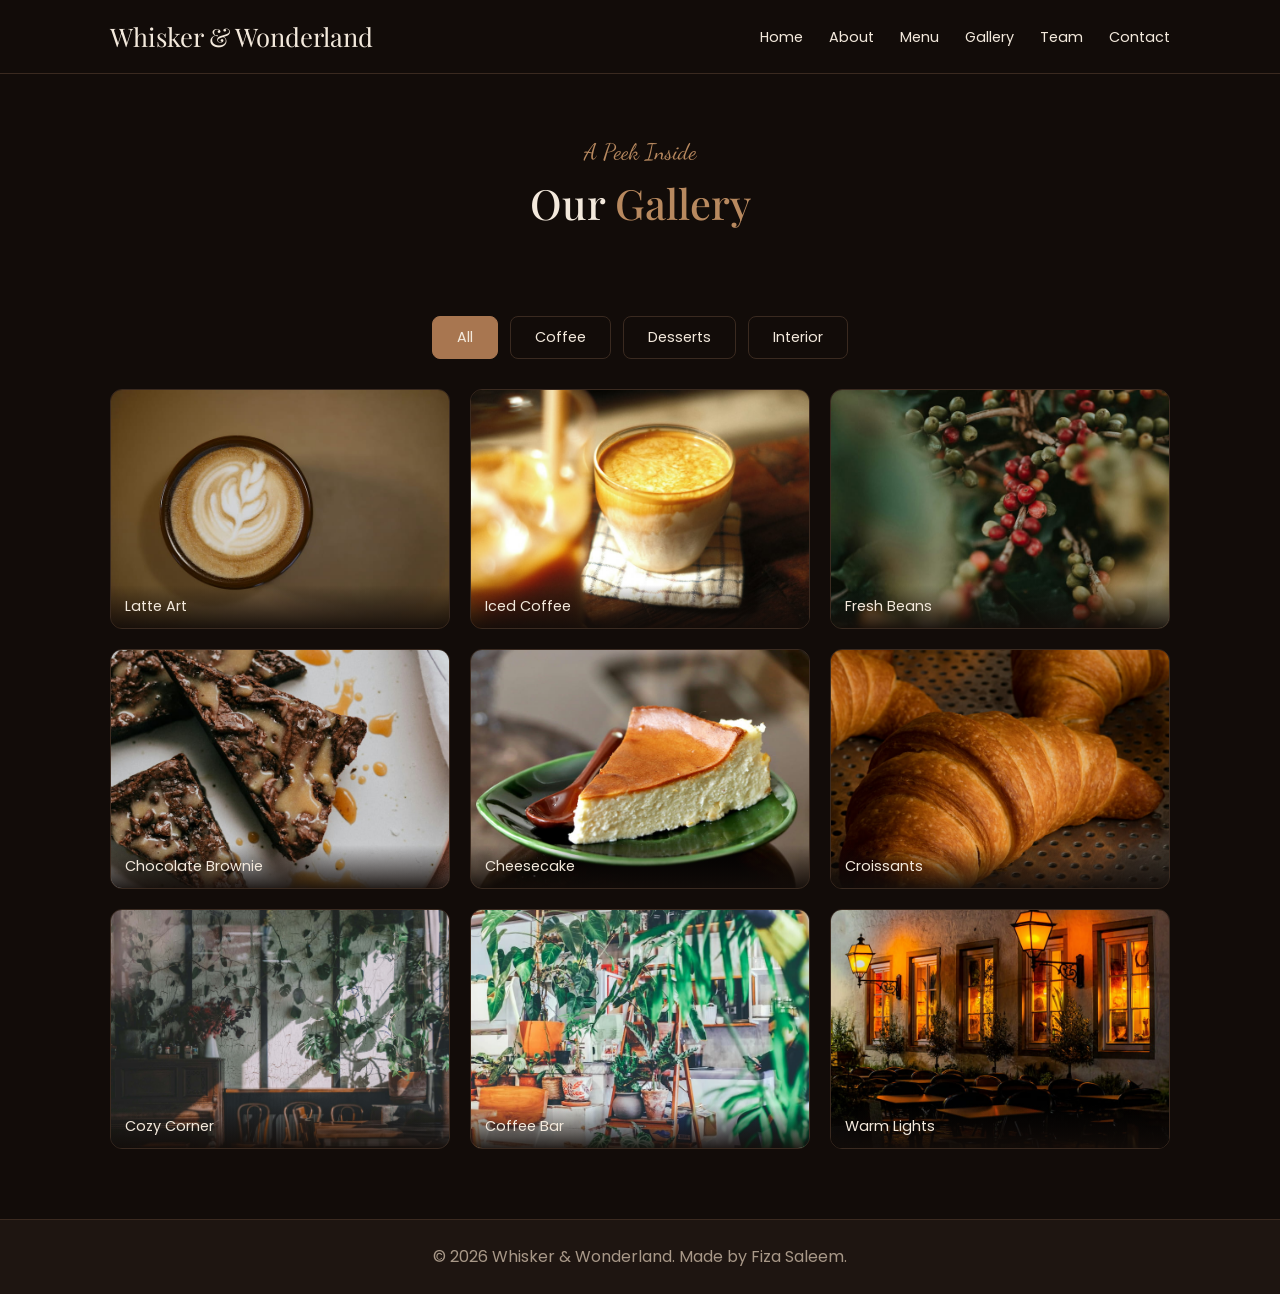
<file: portfolio.html>
<!DOCTYPE html>
<html lang="en">
<head>
  <meta charset="UTF-8">
  <meta name="viewport" content="width=device-width, initial-scale=1.0">
  <meta name="description" content="Photo gallery of coffee, desserts and the cozy interior of Whisker & Wonderland.">
  <title>Gallery | Whisker & Wonderland</title>

  <link rel="preconnect" href="https://fonts.googleapis.com">
  <link rel="stylesheet" href="https://fonts.googleapis.com/css2?family=Dancing+Script:wght@500&family=Playfair+Display:wght@500;700&family=Poppins:wght@300;400;500&display=swap">
  <link rel="stylesheet" href="css/style.css">
</head>
<body>

  <header class="site-header">
    <nav class="navbar">
      <a href="index.html" class="logo">Whisker &amp; Wonderland</a>
      <div class="nav-links">
        <a href="index.html">Home</a>
        <a href="about.html">About</a>
        <a href="services.html">Menu</a>
        <a href="portfolio.html">Gallery</a>
        <a href="team.html">Team</a>
        <a href="contact.html">Contact</a>
      </div>
    </nav>
  </header>

  <main>

    <section class="page-title">
      <p class="script">A Peek Inside</p>
      <h1>Our <span class="gold">Gallery</span></h1>
    </section>

    <section class="picks">

      <div class="filters">
        <button class="filter-btn active" data-filter="all">All</button>
        <button class="filter-btn" data-filter="coffee">Coffee</button>
        <button class="filter-btn" data-filter="desserts">Desserts</button>
        <button class="filter-btn" data-filter="interior">Interior</button>
      </div>

      <div class="gallery">

        <div class="gallery-item" data-category="coffee">
          <img src="images/coffee1.jpg" alt="Cup of latte with art">
          <span>Latte Art</span>
        </div>
        <div class="gallery-item" data-category="coffee">
          <img src="images/coffee2.jpg" alt="Iced coffee with ice cubes">
          <span>Iced Coffee</span>
        </div>
        <div class="gallery-item" data-category="coffee">
          <img src="images/coffee3.jpg" alt="Fresh coffee beans">
          <span>Fresh Beans</span>
        </div>

        <div class="gallery-item" data-category="desserts">
          <img src="images/dessert1.jpg" alt="Chocolate brownie">
          <span>Chocolate Brownie</span>
        </div>
        <div class="gallery-item" data-category="desserts">
          <img src="images/dessert2.jpg" alt="Slice of cheesecake">
          <span>Cheesecake</span>
        </div>
        <div class="gallery-item" data-category="desserts">
          <img src="images/dessert3.jpg" alt="Golden butter croissants">
          <span>Croissants</span>
        </div>

        <div class="gallery-item" data-category="interior">
          <img src="images/interior1.jpg" alt="Cozy seating area">
          <span>Cozy Corner</span>
        </div>
        <div class="gallery-item" data-category="interior">
          <img src="images/interior2.jpg" alt="Coffee bar counter">
          <span>Coffee Bar</span>
        </div>
        <div class="gallery-item" data-category="interior">
          <img src="images/interior3.jpg" alt="Warm lights and plants">
          <span>Warm Lights</span>
        </div>

      </div>

    </section>

  </main>

  <footer class="site-footer">
    <p>&copy; 2026 Whisker &amp; Wonderland. Made by Fiza Saleem.</p>
  </footer>

  <script src="js/script.js"></script>
</body>
</html>
</file>
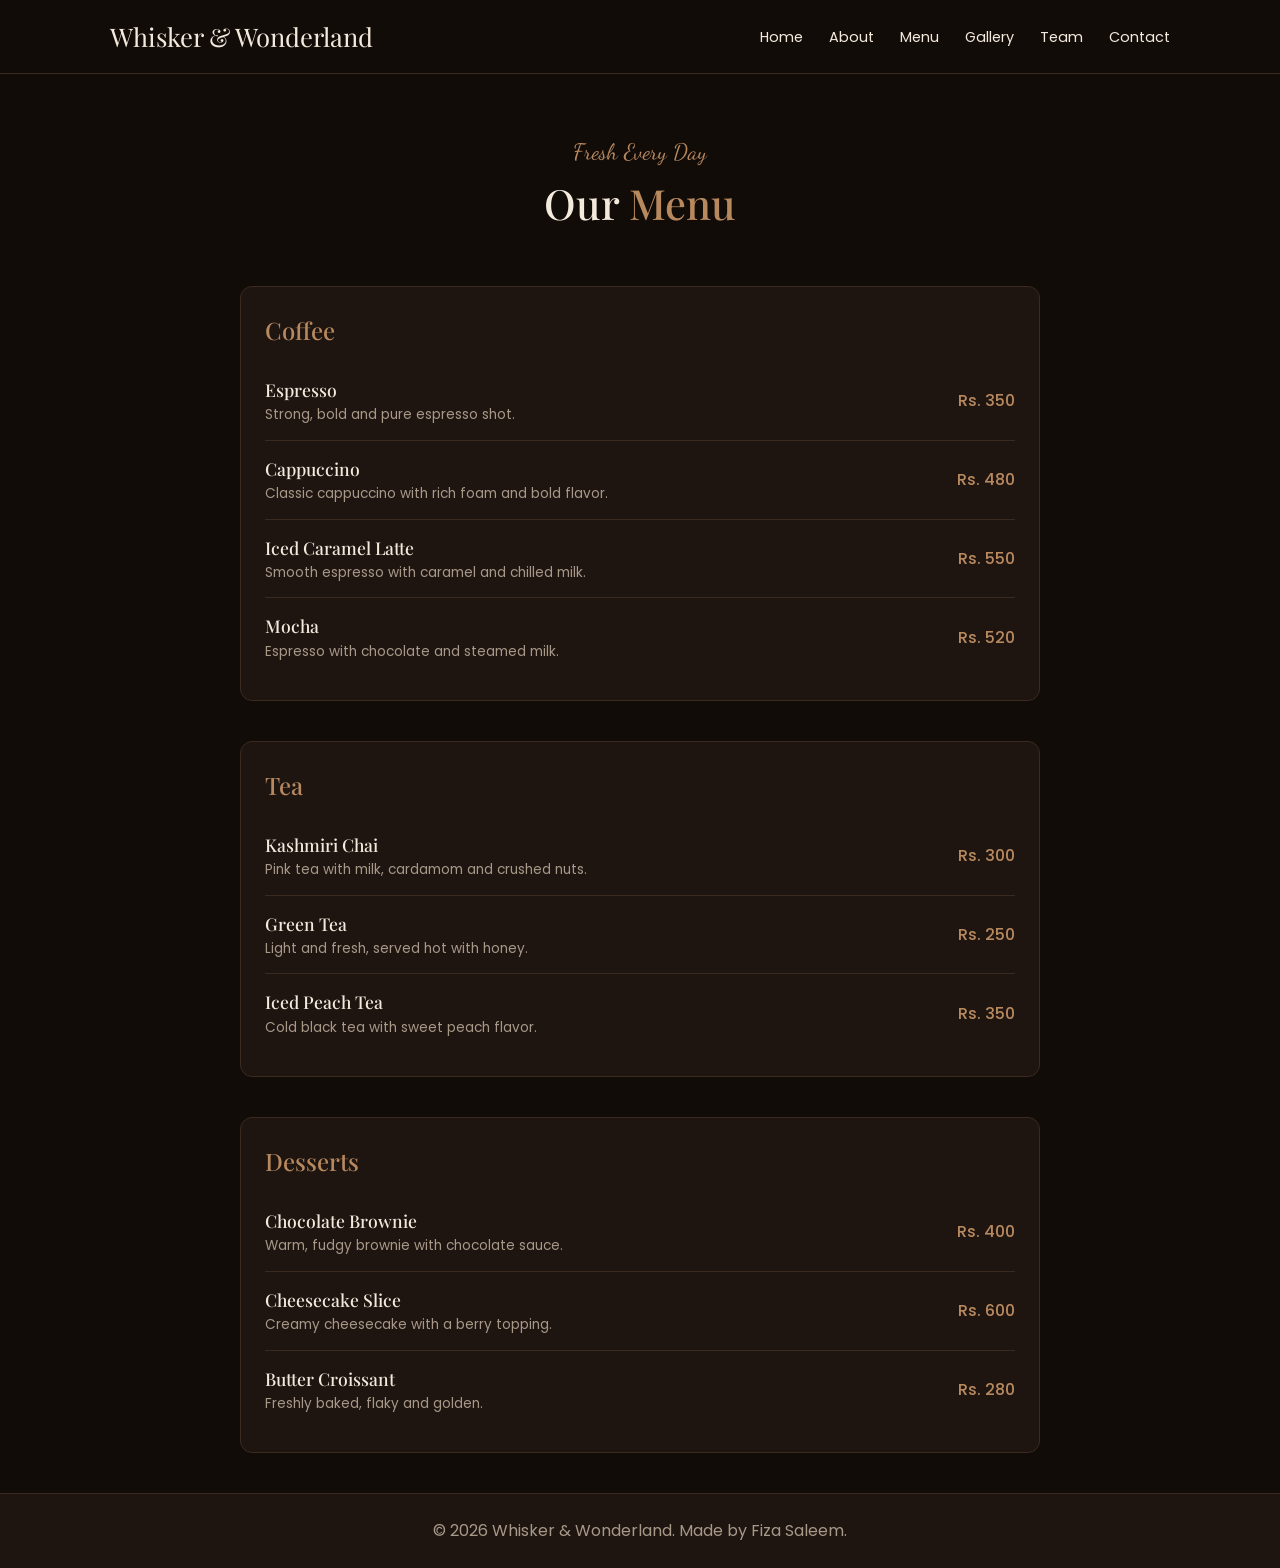
<file: services.html>
<!DOCTYPE html>
<html lang="en">
<head>
  <meta charset="UTF-8">
  <meta name="viewport" content="width=device-width, initial-scale=1.0">
  <meta name="description" content="Browse the Whisker & Wonderland menu: coffee, tea and fresh desserts.">
  <title>Menu | Whisker & Wonderland</title>

  <link rel="preconnect" href="https://fonts.googleapis.com">
  <link rel="stylesheet" href="https://fonts.googleapis.com/css2?family=Dancing+Script:wght@500&family=Playfair+Display:wght@500;700&family=Poppins:wght@300;400;500&display=swap">
  <link rel="stylesheet" href="css/style.css">
</head>
<body>

  <header class="site-header">
    <nav class="navbar">
      <a href="index.html" class="logo">Whisker &amp; Wonderland</a>
      <div class="nav-links">
        <a href="index.html">Home</a>
        <a href="about.html">About</a>
        <a href="services.html">Menu</a>
        <a href="portfolio.html">Gallery</a>
        <a href="team.html">Team</a>
        <a href="contact.html">Contact</a>
      </div>
    </nav>
  </header>

  <main>

    <section class="page-title">
      <p class="script">Fresh Every Day</p>
      <h1>Our <span class="gold">Menu</span></h1>
    </section>

    <!-- COFFEE -->
    <section class="menu-section">
      <h2>Coffee</h2>
      <div class="menu-item">
        <div>
          <h3>Espresso</h3>
          <p class="muted">Strong, bold and pure espresso shot.</p>
        </div>
        <span class="price">Rs. 350</span>
      </div>
      <div class="menu-item">
        <div>
          <h3>Cappuccino</h3>
          <p class="muted">Classic cappuccino with rich foam and bold flavor.</p>
        </div>
        <span class="price">Rs. 480</span>
      </div>
      <div class="menu-item">
        <div>
          <h3>Iced Caramel Latte</h3>
          <p class="muted">Smooth espresso with caramel and chilled milk.</p>
        </div>
        <span class="price">Rs. 550</span>
      </div>
      <div class="menu-item">
        <div>
          <h3>Mocha</h3>
          <p class="muted">Espresso with chocolate and steamed milk.</p>
        </div>
        <span class="price">Rs. 520</span>
      </div>
    </section>

    <!-- TEA -->
    <section class="menu-section">
      <h2>Tea</h2>
      <div class="menu-item">
        <div>
          <h3>Kashmiri Chai</h3>
          <p class="muted">Pink tea with milk, cardamom and crushed nuts.</p>
        </div>
        <span class="price">Rs. 300</span>
      </div>
      <div class="menu-item">
        <div>
          <h3>Green Tea</h3>
          <p class="muted">Light and fresh, served hot with honey.</p>
        </div>
        <span class="price">Rs. 250</span>
      </div>
      <div class="menu-item">
        <div>
          <h3>Iced Peach Tea</h3>
          <p class="muted">Cold black tea with sweet peach flavor.</p>
        </div>
        <span class="price">Rs. 350</span>
      </div>
    </section>

    <!-- DESSERTS -->
    <section class="menu-section">
      <h2>Desserts</h2>
      <div class="menu-item">
        <div>
          <h3>Chocolate Brownie</h3>
          <p class="muted">Warm, fudgy brownie with chocolate sauce.</p>
        </div>
        <span class="price">Rs. 400</span>
      </div>
      <div class="menu-item">
        <div>
          <h3>Cheesecake Slice</h3>
          <p class="muted">Creamy cheesecake with a berry topping.</p>
        </div>
        <span class="price">Rs. 600</span>
      </div>
      <div class="menu-item">
        <div>
          <h3>Butter Croissant</h3>
          <p class="muted">Freshly baked, flaky and golden.</p>
        </div>
        <span class="price">Rs. 280</span>
      </div>
    </section>

  </main>

  <footer class="site-footer">
    <p>&copy; 2026 Whisker &amp; Wonderland. Made by Fiza Saleem.</p>
  </footer>

  <script src="js/script.js"></script>
</body>
</html>
</file>
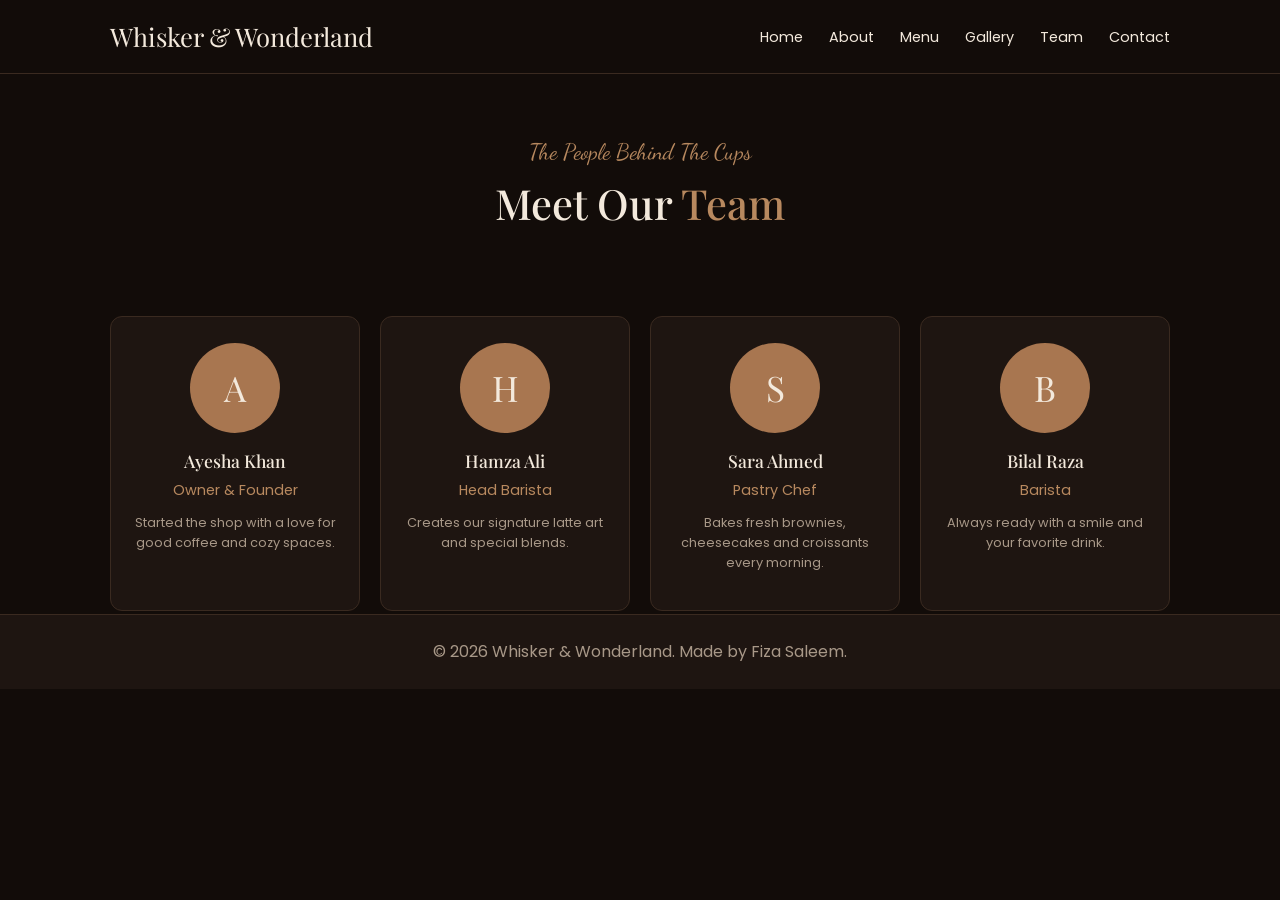
<file: team.html>
<!DOCTYPE html>
<html lang="en">
<head>
  <meta charset="UTF-8">
  <meta name="viewport" content="width=device-width, initial-scale=1.0">
  <meta name="description" content="Meet the owner and baristas behind Whisker & Wonderland coffee shop.">
  <title>Team | Whisker & Wonderland</title>

  <link rel="preconnect" href="https://fonts.googleapis.com">
  <link rel="stylesheet" href="https://fonts.googleapis.com/css2?family=Dancing+Script:wght@500&family=Playfair+Display:wght@500;700&family=Poppins:wght@300;400;500&display=swap">
  <link rel="stylesheet" href="css/style.css">
</head>
<body>

  <header class="site-header">
    <nav class="navbar">
      <a href="index.html" class="logo">Whisker &amp; Wonderland</a>
      <div class="nav-links">
        <a href="index.html">Home</a>
        <a href="about.html">About</a>
        <a href="services.html">Menu</a>
        <a href="portfolio.html">Gallery</a>
        <a href="team.html">Team</a>
        <a href="contact.html">Contact</a>
      </div>
    </nav>
  </header>

  <main>

    <section class="page-title">
      <p class="script">The People Behind The Cups</p>
      <h1>Meet Our <span class="gold">Team</span></h1>
    </section>

    <section class="picks">
      <div class="cards">

        <div class="card team-card">
          <div class="avatar">A</div>
          <h3>Ayesha Khan</h3>
          <p class="role">Owner &amp; Founder</p>
          <p class="muted">Started the shop with a love for good coffee and cozy spaces.</p>
        </div>

        <div class="card team-card">
          <div class="avatar">H</div>
          <h3>Hamza Ali</h3>
          <p class="role">Head Barista</p>
          <p class="muted">Creates our signature latte art and special blends.</p>
        </div>

        <div class="card team-card">
          <div class="avatar">S</div>
          <h3>Sara Ahmed</h3>
          <p class="role">Pastry Chef</p>
          <p class="muted">Bakes fresh brownies, cheesecakes and croissants every morning.</p>
        </div>

        <div class="card team-card">
          <div class="avatar">B</div>
          <h3>Bilal Raza</h3>
          <p class="role">Barista</p>
          <p class="muted">Always ready with a smile and your favorite drink.</p>
        </div>

      </div>
    </section>

  </main>

  <footer class="site-footer">
    <p>&copy; 2026 Whisker &amp; Wonderland. Made by Fiza Saleem.</p>
  </footer>

  <script src="js/script.js"></script>
</body>
</html>
</file>
<file: css/style.css>
:root {
  --bg: #120C09;
  --card: #1E1511;
  --border: #3A2A20;
  --caramel: #A87650;
  --tan: #B8895F;
  --cream: #F3E9DC;
  --muted: #A89888;
}

* {
  margin: 0;
  padding: 0;
  box-sizing: border-box;
}

body {
  font-family: 'Poppins', sans-serif;
  background: var(--bg);
  color: var(--cream);
  line-height: 1.6;
}

h1, h2, h3 {
  font-family: 'Playfair Display', serif;
  font-weight: 500;
}

a {
  text-decoration: none;
  color: inherit;
}

/* Navbar */
.site-header {
  background: rgba(18, 12, 9, 0.95);
  border-bottom: 1px solid var(--border);
  position: sticky;
  top: 0;
  z-index: 100;
}

.navbar {
  max-width: 1100px;
  margin: auto;
  padding: 16px 20px;
  display: flex;
  justify-content: space-between;
  align-items: center;
  flex-wrap: wrap;
}

.logo {
  font-family: 'Playfair Display', serif;
  font-size: 1.6rem;
  color: var(--cream);
}

.nav-links a {
  color: var(--cream);
  margin-left: 22px;
  font-size: 0.9rem;
  transition: color 0.3s;
}

.nav-links a:hover {
  color: var(--tan);
}

/* Main area */
main {
  min-height: 60vh;
  padding: 40px 20px;
  max-width: 1100px;
  margin: auto;
}

/* Buttons (aage use honge) */
.btn {
  display: inline-block;
  background: var(--caramel);
  color: var(--cream);
  padding: 12px 26px;
  border-radius: 8px;
  font-size: 0.9rem;
  transition: background 0.3s;
}

.btn:hover {
  background: var(--tan);
}

.btn-outline {
  background: transparent;
  border: 1px solid var(--cream);
}

/* Small script label (aage use hoga) */
.script {
  font-family: 'Dancing Script', cursive;
  color: var(--tan);
  font-size: 1.4rem;
}

/* Footer */
.site-footer {
  background: var(--card);
  border-top: 1px solid var(--border);
  color: var(--muted);
  text-align: center;
  padding: 24px;
}/* Extra helpers */
.gold { color: var(--tan); }
.muted { color: var(--muted); }
.center { text-align: center; }

/* Main ko full width karna Home ke liye */
main {
  max-width: 100%;
  padding: 0;
}

/* HERO */
.hero {
  min-height: 85vh;
  background:
    linear-gradient(90deg, rgba(18,12,9,0.95) 30%, rgba(18,12,9,0.3)),
    url("../images/hero.jpg") center/cover no-repeat,
    var(--bg);
  display: flex;
  align-items: center;
  padding: 0 20px;
}

.hero-text {
  max-width: 1100px;
  margin: auto;
  width: 100%;
}

.hero-text h1 {
  font-size: 3.2rem;
  line-height: 1.15;
  max-width: 500px;
  margin: 10px 0 16px;
}

.hero-text .muted {
  max-width: 400px;
  margin-bottom: 26px;
}

.hero-buttons {
  display: flex;
  gap: 14px;
  flex-wrap: wrap;
}

/* ABOUT */
.about-home {
  max-width: 1100px;
  margin: 70px auto;
  padding: 0 20px;
  display: grid;
  grid-template-columns: 1fr 1fr;
  gap: 40px;
  align-items: center;
}

.about-home img {
  width: 100%;
  height: 360px;
  object-fit: cover;
  border-radius: 12px;
  background: var(--card);
}

.about-home h2 {
  font-size: 2.2rem;
  margin: 6px 0 14px;
}

.about-home .btn {
  margin-top: 20px;
}

/* POPULAR PICKS */
.picks {
  max-width: 1100px;
  margin: 70px auto;
  padding: 0 20px;
}

.picks h2 {
  font-size: 2.2rem;
  margin-bottom: 30px;
}

.cards {
  display: grid;
  grid-template-columns: repeat(4, 1fr);
  gap: 20px;
  margin-bottom: 36px;
}

.card {
  background: var(--card);
  border: 1px solid var(--border);
  border-radius: 12px;
  padding: 14px;
}

.card img {
  width: 100%;
  height: 180px;
  object-fit: cover;
  border-radius: 8px;
  margin-bottom: 12px;
  background: var(--bg);
}

.card h3 {
  font-size: 1.1rem;
  margin-bottom: 4px;
}

.card .muted {
  font-size: 0.8rem;
  margin-bottom: 10px;
}

.price {
  color: var(--tan);
  font-weight: 500;
}

/* MOBILE */
@media (max-width: 800px) {
  .hero-text h1 { font-size: 2.2rem; }
  .about-home { grid-template-columns: 1fr; }
  .cards { grid-template-columns: repeat(2, 1fr); }
  .nav-links a { margin-left: 12px; font-size: 0.8rem; }
}
/* PAGE TITLE (har inner page ka upar wala heading) */
.page-title {
  text-align: center;
  padding: 60px 20px 10px;
}

.page-title h1 {
  font-size: 2.6rem;
}

/* 3 cards wali row */
.cards.three {
  grid-template-columns: repeat(3, 1fr);
}

.cards.three .card {
  text-align: center;
  padding: 24px 16px;
}

/* OPENING HOURS */
.hours {
  max-width: 600px;
  margin: 60px auto;
  padding: 24px;
  background: var(--card);
  border: 1px solid var(--border);
  border-radius: 12px;
}

.hours h2 {
  text-align: center;
  margin-bottom: 16px;
}

.hours-row {
  display: flex;
  justify-content: space-between;
  padding: 10px 0;
  border-bottom: 1px solid var(--border);
  color: var(--muted);
}

.hours-row:last-child {
  border-bottom: none;
}

@media (max-width: 800px) {
  .cards.three { grid-template-columns: 1fr; }
}/* MENU PAGE */
.menu-section {
  max-width: 800px;
  margin: 40px auto;
  padding: 24px;
  background: var(--card);
  border: 1px solid var(--border);
  border-radius: 12px;
}

.menu-section h2 {
  color: var(--tan);
  margin-bottom: 12px;
}

.menu-item {
  display: flex;
  justify-content: space-between;
  align-items: center;
  gap: 16px;
  padding: 14px 0;
  border-bottom: 1px solid var(--border);
}

.menu-item:last-child {
  border-bottom: none;
}

.menu-item h3 {
  font-size: 1.1rem;
}

.menu-item .muted {
  font-size: 0.85rem;
}
/* TEAM PAGE */
.team-card {
  text-align: center;
  padding: 26px 16px;
}

.avatar {
  width: 90px;
  height: 90px;
  margin: 0 auto 14px;
  border-radius: 50%;
  background: var(--caramel);
  color: var(--cream);
  font-family: 'Playfair Display', serif;
  font-size: 2.2rem;
  display: flex;
  align-items: center;
  justify-content: center;
}

.role {
  color: var(--tan);
  font-size: 0.9rem;
  margin-bottom: 10px;
}
/* GALLERY PAGE */
.filters {
  display: flex;
  justify-content: center;
  gap: 12px;
  flex-wrap: wrap;
  margin-bottom: 30px;
}

.filter-btn {
  background: transparent;
  color: var(--cream);
  border: 1px solid var(--border);
  padding: 10px 24px;
  border-radius: 8px;
  font-family: 'Poppins', sans-serif;
  font-size: 0.9rem;
  cursor: pointer;
  transition: all 0.3s;
}

.filter-btn:hover {
  border-color: var(--tan);
}

.filter-btn.active {
  background: var(--caramel);
  border-color: var(--caramel);
}

.gallery {
  display: grid;
  grid-template-columns: repeat(3, 1fr);
  gap: 20px;
}

.gallery-item {
  position: relative;
  height: 240px;
  background: var(--card);
  border: 1px solid var(--border);
  border-radius: 12px;
  overflow: hidden;
}

.gallery-item img {
  width: 100%;
  height: 100%;
  object-fit: cover;
  transition: transform 0.4s;
}

.gallery-item:hover img {
  transform: scale(1.06);
}

.gallery-item span {
  position: absolute;
  left: 0;
  right: 0;
  bottom: 0;
  padding: 10px 14px;
  background: linear-gradient(transparent, rgba(18, 12, 9, 0.9));
  color: var(--cream);
  font-size: 0.9rem;
}

.gallery-item.hide {
  display: none;
}

@media (max-width: 800px) {
  .gallery { grid-template-columns: repeat(2, 1fr); }
}
/* CONTACT PAGE */
.contact-wrap {
  max-width: 1000px;
  margin: 40px auto;
  padding: 0 20px;
  display: grid;
  grid-template-columns: 1.2fr 1fr;
  gap: 30px;
}

.contact-form,
.contact-info {
  background: var(--card);
  border: 1px solid var(--border);
  border-radius: 12px;
  padding: 26px;
}

.contact-form label {
  display: block;
  margin: 14px 0 6px;
  font-size: 0.9rem;
}

.contact-form input,
.contact-form textarea {
  width: 100%;
  padding: 12px;
  background: var(--bg);
  color: var(--cream);
  border: 1px solid var(--border);
  border-radius: 8px;
  font-family: 'Poppins', sans-serif;
  font-size: 0.95rem;
}

.contact-form input:focus,
.contact-form textarea:focus {
  outline: none;
  border-color: var(--tan);
}

.contact-form .btn {
  margin-top: 20px;
  border: none;
  cursor: pointer;
}

.error {
  color: #e57373;
  font-size: 0.8rem;
  display: block;
  min-height: 1em;
}

.form-status {
  margin-top: 14px;
  font-size: 0.9rem;
}

.form-status.ok { color: #81c784; }
.form-status.fail { color: #e57373; }

.contact-info h2 {
  color: var(--tan);
  margin-bottom: 8px;
}

.contact-info h3 {
  margin-top: 20px;
  margin-bottom: 4px;
  font-size: 1.1rem;
}

@media (max-width: 800px) {
  .contact-wrap { grid-template-columns: 1fr; }
}
/* ANIMATIONS */
html { scroll-behavior: smooth; }

@keyframes fadeUp {
  from { opacity: 0; transform: translateY(30px); }
  to   { opacity: 1; transform: translateY(0); }
}

/* Hero aur page titles page khulte hi upar aayen */
.hero-text > * {
  opacity: 0;
  animation: fadeUp 0.9s ease forwards;
}
.hero-text > *:nth-child(1) { animation-delay: 0.1s; }
.hero-text > *:nth-child(2) { animation-delay: 0.3s; }
.hero-text > *:nth-child(3) { animation-delay: 0.5s; }
.hero-text > *:nth-child(4) { animation-delay: 0.7s; }

.page-title > * {
  opacity: 0;
  animation: fadeUp 0.8s ease forwards;
}
.page-title > *:nth-child(2) { animation-delay: 0.2s; }

/* Scroll karne par cheezein ek ek karke aayen */
.reveal {
  opacity: 0;
  transform: translateY(40px);
  transition: opacity 0.8s ease, transform 0.8s ease;
}
.reveal.show {
  opacity: 1;
  transform: translateY(0);
}
.cards .reveal:nth-child(2) { transition-delay: 0.12s; }
.cards .reveal:nth-child(3) { transition-delay: 0.24s; }
.cards .reveal:nth-child(4) { transition-delay: 0.36s; }

/* Cards upar uthen aur halki roshni aaye */
.card.reveal.show:hover {
  transform: translateY(-8px);
  border-color: var(--tan);
  box-shadow: 0 12px 30px rgba(168, 118, 80, 0.25);
  transition: transform 0.3s ease, box-shadow 0.3s ease, border-color 0.3s ease;
}

/* Buttons */
.btn {
  position: relative;
  overflow: hidden;
  transition: transform 0.3s ease, background 0.3s ease;
}
.btn:hover { transform: translateY(-3px); }
.btn::after {
  content: "";
  position: absolute;
  top: 0;
  left: -75%;
  width: 50%;
  height: 100%;
  background: rgba(255, 255, 255, 0.25);
  transform: skewX(-25deg);
  transition: left 0.6s ease;
}
.btn:hover::after { left: 125%; }

/* Navbar links ke neeche line */
.nav-links a { position: relative; }
.nav-links a::after {
  content: "";
  position: absolute;
  left: 0;
  bottom: -4px;
  width: 0;
  height: 2px;
  background: var(--tan);
  transition: width 0.3s ease;
}
.nav-links a:hover::after { width: 100%; }

/* Jin logon ne device mein animation band ki hai */
@media (prefers-reduced-motion: reduce) {
  *, *::before, *::after {
    animation: none !important;
    transition: none !important;
  }
  .hero-text > *, .page-title > *, .reveal { opacity: 1; transform: none; }
}
/* ADVANCED ANIMATIONS */
.scroll-progress {
  position: fixed;
  top: 0;
  left: 0;
  height: 3px;
  width: 0;
  background: linear-gradient(90deg, var(--caramel), var(--tan));
  z-index: 200;
}

.site-header { transition: box-shadow 0.3s ease; }
.navbar { transition: padding 0.3s ease; }
.site-header.scrolled { box-shadow: 0 6px 24px rgba(0, 0, 0, 0.5); }
.site-header.scrolled .navbar { padding-top: 8px; padding-bottom: 8px; }

.hero { position: relative; overflow: hidden; }
.hero-text { position: relative; z-index: 2; }
.hero-text .script { min-height: 1.7em; }

.particle {
  position: absolute;
  bottom: -20px;
  border-radius: 50%;
  background: rgba(184, 137, 95, 0.55);
  filter: blur(1px);
  pointer-events: none;
  animation: floatUp linear infinite;
}

@keyframes floatUp {
  0%   { transform: translateY(0) translateX(0); opacity: 0; }
  10%  { opacity: 1; }
  90%  { opacity: 0.6; }
  100% { transform: translateY(-95vh) translateX(40px); opacity: 0; }
}

.typing::after {
  content: "|";
  margin-left: 2px;
  animation: blink 0.8s steps(1) infinite;
}

@keyframes blink { 50% { opacity: 0; } }

@keyframes popIn {
  from { opacity: 0; transform: scale(0.9); }
  to   { opacity: 1; transform: scale(1); }
}

.gallery-item.pop { animation: popIn 0.5s ease; }
/* MOBILE FIXES */
.site-header {
  background: #120C09;
}

.menu-item .price {
  white-space: nowrap;
  flex-shrink: 0;
}

@media (max-width: 600px) {
  .menu-section {
    padding: 18px;
    margin: 24px 14px;
  }
  .menu-item h3 {
    font-size: 1.05rem;
  }
}
/* MOBILE: navbar aur gallery */
@media (max-width: 600px) {
  .navbar {
    padding: 12px 16px;
  }
  .logo {
    width: 100%;
    font-size: 1.5rem;
  }
  .nav-links {
    display: flex;
    flex-wrap: wrap;
    gap: 6px 16px;
    width: 100%;
    margin-top: 4px;
  }
  .nav-links a {
    margin-left: 0;
    font-size: 0.85rem;
  }
  .gallery-item:last-child:nth-child(odd) {
    grid-column: 1 / -1;
    height: 200px;
  }
}
</file>
<file: Personal Portfolio/style.css>
:root {
  --cream: #F3EEE6;
  --beige: #E9E1D3;
  --olive: #858563;
  --olive-dark: #5E5E43;
  --olive-soft: #A3A383;
  --charcoal: #1E1E1A;
  --ink: #2B2A24;
  --muted: #7B776A;
  --line: #DCD3C2;
  --white: #FBF8F3;
}

* { margin: 0; padding: 0; box-sizing: border-box; }
html { scroll-behavior: smooth; }

body {
  font-family: 'Poppins', sans-serif;
  background: var(--cream);
  color: var(--ink);
  line-height: 1.7;
  overflow-x: hidden;
}

h1, h2, h3 { font-family: 'Cormorant Garamond', serif; font-weight: 500; line-height: 1.1; }
h2 em, h1 em { font-style: italic; color: var(--olive-dark); }
a { text-decoration: none; color: inherit; }
ul { list-style: none; }

.container { max-width: 1100px; margin: auto; padding: 0 20px; }
.section { padding: 80px 20px; scroll-margin-top: 70px; }
.section-head { text-align: center; margin-bottom: 44px; }
.section-head h2 { font-size: clamp(2rem, 4vw, 2.8rem); }
.section-head.light h2 { color: var(--cream); }
.section-head.light h2 em { color: var(--olive-soft); }

.script { font-family: 'Dancing Script', cursive; color: var(--olive-dark); font-size: 1.35rem; }
.script.light { color: var(--olive-soft); }

/* Scroll progress and cursor glow */
.scroll-progress {
  position: fixed; top: 0; left: 0; height: 3px; width: 0; z-index: 300;
  background: linear-gradient(90deg, var(--olive), var(--olive-dark));
}
.cursor-glow {
  position: fixed; top: 0; left: 0; width: 300px; height: 300px; z-index: 1;
  border-radius: 50%; pointer-events: none; opacity: 0;
  background: radial-gradient(circle, rgba(133, 133, 99, 0.18), transparent 65%);
  transition: opacity 0.4s ease;
}

/* Header */
.site-header {
  position: sticky; top: 0; z-index: 200;
  background: rgba(243, 238, 230, 0.85);
  backdrop-filter: blur(10px);
  -webkit-backdrop-filter: blur(10px);
  border-bottom: 1px solid transparent;
  transition: border-color 0.3s, box-shadow 0.3s;
}
.site-header.scrolled { border-color: var(--line); box-shadow: 0 6px 24px rgba(0, 0, 0, 0.06); }

.navbar {
  max-width: 1100px; margin: auto; padding: 16px 20px;
  display: flex; justify-content: space-between; align-items: center; gap: 16px;
  transition: padding 0.3s ease;
}
.site-header.scrolled .navbar { padding-top: 10px; padding-bottom: 10px; }

.logo { font-family: 'Cormorant Garamond', serif; font-size: 1.9rem; font-weight: 600; }
.logo span { color: var(--olive); }

.nav-links { display: flex; gap: 28px; }
.nav-links a { position: relative; font-size: 0.9rem; transition: color 0.3s; }
.nav-links a::after {
  content: ""; position: absolute; left: 0; bottom: -4px; width: 0; height: 2px;
  background: var(--olive-dark); transition: width 0.3s ease;
}
.nav-links a:hover, .nav-links a.active { color: var(--olive-dark); }
.nav-links a:hover::after, .nav-links a.active::after { width: 100%; }

.menu-btn {
  display: none; background: none; border: none; font-size: 1.7rem;
  color: var(--ink); cursor: pointer;
}

/* Buttons */
.btn {
  position: relative; overflow: hidden; display: inline-flex; align-items: center; gap: 8px;
  background: var(--charcoal); color: var(--cream); border: 1px solid var(--charcoal);
  padding: 13px 28px; border-radius: 10px; font-size: 0.9rem; margin: 4px;
  transition: transform 0.25s ease, background 0.3s ease, color 0.3s ease;
}
.btn:hover { background: var(--olive-dark); border-color: var(--olive-dark); }
.btn.small { padding: 9px 20px; font-size: 0.85rem; }
.btn.outline { background: transparent; color: var(--ink); }
.btn.outline:hover { background: var(--charcoal); color: var(--cream); border-color: var(--charcoal); }
.btn.light { background: var(--cream); color: var(--charcoal); border-color: var(--cream); }
.btn.light:hover { background: var(--white); color: var(--olive-dark); }
.btn.outline-light { background: transparent; color: var(--cream); border-color: var(--cream); }
.btn.outline-light:hover { background: var(--cream); color: var(--charcoal); }
.btn::after {
  content: ""; position: absolute; top: 0; left: -75%; width: 50%; height: 100%;
  background: rgba(255, 255, 255, 0.22); transform: skewX(-25deg);
  transition: left 0.6s ease;
}
.btn:hover::after { left: 125%; }

/* Hero */
.hero {
  display: grid; grid-template-columns: 1.1fr 0.9fr; gap: 40px; align-items: center;
  min-height: 86vh; padding-top: 40px; padding-bottom: 40px;
}
.hero-text h1 { font-size: clamp(2.8rem, 6vw, 4.6rem); margin: 10px 0 18px; }
.line { display: block; overflow: hidden; padding-bottom: 0.08em; }
.line > span {
  display: inline-block; transform: translateY(110%);
  animation: lineUp 1s cubic-bezier(0.2, 0.8, 0.2, 1) forwards;
}
.line:nth-child(1) > span { animation-delay: 0.2s; }
.line:nth-child(2) > span { animation-delay: 0.4s; }

.hero-text > :not(h1) { opacity: 0; animation: fadeUp 0.9s ease forwards; }
.hero-text > :nth-child(1) { animation-delay: 0.05s; }
.hero-text > :nth-child(3) { animation-delay: 0.7s; }
.hero-text > :nth-child(4) { animation-delay: 0.85s; }
.hero-text > :nth-child(5) { animation-delay: 1s; }

.lead { color: var(--muted); max-width: 460px; margin-bottom: 26px; }

.stats {
  display: flex; gap: 32px; margin-top: 36px; padding-top: 24px;
  border-top: 1px solid var(--line);
}
.stats strong { display: block; font-family: 'Cormorant Garamond', serif; font-size: 2.3rem; font-weight: 600; line-height: 1; }
.stats small { color: var(--muted); font-size: 0.8rem; }

.hero-visual { position: relative; height: 520px; }
.blob {
  position: absolute; inset: 20px 0 0 30px; background: var(--beige);
  border-radius: 60% 40% 55% 45% / 50% 55% 45% 50%;
  animation: morph 10s ease-in-out infinite;
}
.portrait {
  position: absolute; left: 50%; bottom: 0; transform: translateX(-50%);
  width: 300px; height: 430px; border-radius: 200px 200px 24px 24px; overflow: hidden;
  background: linear-gradient(160deg, var(--olive-soft), var(--olive-dark));
  display: grid; place-items: center; z-index: 2;
  font-family: 'Cormorant Garamond', serif; font-style: italic; font-size: 8rem; color: var(--cream);
  box-shadow: 0 20px 50px rgba(30, 30, 26, 0.18);
}
.portrait img { width: 100%; height: 100%; object-fit: cover; }

.floating-card {
  position: absolute; right: 0; bottom: 50px; z-index: 3;
  background: var(--charcoal); color: var(--cream); font-size: 0.85rem; line-height: 1.5;
  padding: 16px 20px; border-radius: 18px; animation: bob 4s ease-in-out infinite;
}

.leaf {
  position: absolute; width: 90px; height: 140px; background: var(--olive-soft);
  border-radius: 0 100% 0 100%; opacity: 0.4; z-index: 1;
}
.leaf-1 { top: -10px; right: 20px; }
.leaf-2 { bottom: 120px; left: -10px; width: 70px; height: 110px; opacity: 0.3; }

/* About */
.about-wrap { padding: 30px 20px; scroll-margin-top: 70px; }
.about {
  max-width: 1100px; margin: auto; background: var(--olive); color: var(--white);
  border-radius: 28px; padding: 50px;
  display: grid; grid-template-columns: 240px 1fr 250px; gap: 36px; align-items: center;
}
.about-photo { position: relative; }
.portrait.small {
  position: relative; left: auto; bottom: auto; transform: none;
  width: 220px; height: 290px; font-size: 5rem; box-shadow: none;
  background: linear-gradient(160deg, var(--olive-dark), var(--charcoal));
}
.badge {
  position: absolute; right: -18px; bottom: -18px; width: 110px; height: 110px; z-index: 3;
  background: var(--charcoal); border-radius: 50%; padding: 4px;
  animation: spin 18s linear infinite;
}
.badge text { font-size: 9px; fill: var(--cream); font-family: 'Poppins', sans-serif; }

.about-text h2 { font-size: clamp(1.8rem, 3.2vw, 2.4rem); margin: 6px 0 14px; color: var(--white); }
.about-text p { font-size: 0.92rem; opacity: 0.92; }
.about-list { margin-top: 18px; }
.about-list li { position: relative; padding-left: 26px; margin-bottom: 8px; font-size: 0.9rem; }
.about-list li::before { content: "\2726"; position: absolute; left: 0; color: var(--cream); }

.mission-card {
  background: var(--white); color: var(--ink); border-radius: 22px; padding: 26px;
  font-size: 0.92rem;
}

/* Services */
.cards-3 { display: grid; grid-template-columns: repeat(3, 1fr); gap: 22px; }
.service-card {
  position: relative; overflow: hidden; background: var(--white);
  border: 1px solid var(--line); border-radius: 20px; padding: 30px;
}
.service-card.featured { border: 2px solid var(--olive-dark); }
.chip {
  display: inline-block; background: var(--beige); color: var(--olive-dark);
  font-size: 0.75rem; padding: 3px 14px; border-radius: 30px; margin-bottom: 14px;
}
.chip.dark { background: var(--olive-dark); color: var(--cream); }
.service-card h3 { font-size: 1.6rem; }
.small-text { color: var(--muted); font-size: 0.85rem; margin-bottom: 14px; }
.service-card li { position: relative; padding-left: 20px; font-size: 0.88rem; margin-bottom: 6px; }
.service-card li::before { content: "\203A"; position: absolute; left: 4px; color: var(--olive); font-weight: 600; }

/* Spotlight on hover (cards) */
.tilt { --mx: 50%; --my: 50%; }
.tilt::before {
  content: ""; position: absolute; inset: 0; border-radius: inherit; pointer-events: none;
  background: radial-gradient(380px circle at var(--mx) var(--my), rgba(133, 133, 99, 0.18), transparent 45%);
  opacity: 0; transition: opacity 0.3s ease;
}
.tilt:hover::before { opacity: 1; }
.dark-spot::before {
  background: radial-gradient(380px circle at var(--mx) var(--my), rgba(163, 163, 131, 0.2), transparent 45%);
}

/* Work */
.work-band { background: var(--charcoal); color: var(--cream); padding: 90px 0; margin: 40px 0; scroll-margin-top: 70px; }
.work-grid { display: grid; grid-template-columns: repeat(3, 1fr); gap: 20px; }
.work-tile {
  position: relative; overflow: hidden; display: block; min-height: 230px;
  background: #26261F; border: 1px solid #3A3A32; border-radius: 18px; padding: 26px;
  transition: border-color 0.3s;
}
.work-tile:hover { border-color: var(--olive-soft); }
.work-tile .num {
  font-family: 'Cormorant Garamond', serif; font-style: italic; font-size: 2.4rem; color: var(--olive-soft);
}
.work-tile .status {
  float: right; font-size: 0.72rem; border: 1px solid #4A4A40; color: var(--olive-soft);
  padding: 2px 12px; border-radius: 30px; margin-top: 8px;
}
.work-tile h3 { font-size: 1.5rem; margin: 6px 0; }
.work-tile p { font-size: 0.85rem; color: #B9B3A5; padding-right: 30px; }
.work-tile .arrow {
  position: absolute; right: 22px; bottom: 18px; font-size: 1.6rem; color: var(--olive-soft);
  transition: transform 0.3s ease;
}
.work-tile:hover .arrow { transform: translate(5px, -5px); }
.work-tile.all { display: flex; flex-direction: column; justify-content: center; background: var(--olive-dark); border-color: var(--olive-dark); }
.work-tile.all p { color: var(--cream); }
.work-tile.all .arrow { color: var(--cream); }

/* Marquee */
.marquee { overflow: hidden; border-block: 1px solid var(--line); padding: 20px 0; background: var(--beige); }
.marquee-track {
  display: flex; gap: 40px; width: max-content; animation: marquee 28s linear infinite;
  font-family: 'Cormorant Garamond', serif; font-size: 1.7rem; color: var(--olive-dark);
}
.marquee:hover .marquee-track { animation-play-state: paused; }

/* Process */
.steps { position: relative; display: grid; grid-template-columns: repeat(4, 1fr); gap: 20px; }
.steps::before, .steps::after {
  content: ""; position: absolute; top: 28px; left: 12.5%; height: 2px;
}
.steps::before { right: 12.5%; background: var(--line); }
.steps::after { width: 0; background: var(--olive); transition: width 2.2s ease; }
.steps.go::after { width: 75%; }

.step { position: relative; z-index: 1; text-align: center; padding: 0 10px; }
.dot {
  width: 56px; height: 56px; margin: 0 auto 16px; border-radius: 50%;
  display: grid; place-items: center; background: var(--beige); border: 1px solid var(--line);
  font-family: 'Cormorant Garamond', serif; font-size: 1.3rem; font-weight: 600;
  transition: background 0.5s ease, color 0.5s ease, border-color 0.5s ease;
}
.steps.go .dot { background: var(--olive); color: var(--white); border-color: var(--olive); }
.steps.go .step:nth-child(1) .dot { transition-delay: 0.1s; }
.steps.go .step:nth-child(2) .dot { transition-delay: 0.8s; }
.steps.go .step:nth-child(3) .dot { transition-delay: 1.5s; }
.steps.go .step:nth-child(4) .dot { transition-delay: 2.2s; }
.step h3 { font-size: 1.4rem; margin-bottom: 4px; }
.step p { font-size: 0.85rem; color: var(--muted); }

/* FAQ */
.faq { max-width: 760px; margin: auto; }
.faq-item {
  background: var(--white); border: 1px solid var(--line); border-radius: 14px;
  margin-bottom: 12px; overflow: hidden; transition: border-color 0.3s;
}
.faq-item.open { border-color: var(--olive); }
.faq-q {
  width: 100%; display: flex; justify-content: space-between; align-items: center; gap: 12px;
  text-align: left; background: none; border: none; cursor: pointer;
  padding: 18px 22px; font: 500 0.98rem 'Poppins', sans-serif; color: var(--ink);
}
.plus { font-size: 1.5rem; color: var(--olive-dark); transition: transform 0.3s ease; }
.faq-item.open .plus { transform: rotate(45deg); }
.faq-a { display: grid; grid-template-rows: 0fr; transition: grid-template-rows 0.4s ease; }
.faq-item.open .faq-a { grid-template-rows: 1fr; }
.faq-a > div { overflow: hidden; }
.faq-a p { padding: 0 22px 20px; font-size: 0.9rem; color: var(--muted); }

/* CTA */
.cta-box {
  background: var(--olive); color: var(--white); border-radius: 28px;
  padding: 64px 30px; text-align: center;
}
.cta-box h2 { font-size: clamp(2rem, 4vw, 3rem); margin: 8px auto 12px; max-width: 640px; }
.cta-box h2 em { color: var(--cream); }
.cta-text { opacity: 0.9; margin-bottom: 26px; }

/* Footer */
.site-footer { background: var(--charcoal); color: var(--cream); padding: 56px 20px 20px; margin-top: 40px; }
.footer-grid {
  max-width: 1100px; margin: auto; display: grid; grid-template-columns: 1.4fr 1fr 1fr; gap: 30px;
}
.footer-grid h4 { font-family: 'Poppins', sans-serif; font-size: 0.9rem; margin-bottom: 12px; color: var(--olive-soft); }
.footer-grid a { display: block; font-size: 0.88rem; margin-bottom: 6px; color: #C9C3B5; transition: color 0.3s; }
.footer-grid a:hover { color: var(--cream); }
.footer-grid a.logo { font-size: 1.9rem; color: var(--cream); margin-bottom: 10px; }
.footer-text { font-size: 0.85rem; color: #B9B3A5; max-width: 300px; }
.copyright {
  max-width: 1100px; margin: 36px auto 0; padding-top: 18px; border-top: 1px solid #3A3A32;
  text-align: center; font-size: 0.8rem; color: #8F897B;
}

/* Scroll reveal */
.reveal { opacity: 0; transform: translateY(40px); transition: opacity 0.8s ease, transform 0.8s ease; }
.reveal.in { opacity: 1; transform: translateY(0); }

/* Keyframes */
@keyframes lineUp { to { transform: translateY(0); } }
@keyframes fadeUp {
  from { opacity: 0; transform: translateY(30px); }
  to   { opacity: 1; transform: translateY(0); }
}
@keyframes morph {
  0%, 100% { border-radius: 60% 40% 55% 45% / 50% 55% 45% 50%; transform: rotate(0deg); }
  50%      { border-radius: 40% 60% 45% 55% / 55% 45% 55% 45%; transform: rotate(6deg); }
}
@keyframes bob { 0%, 100% { transform: translateY(0); } 50% { transform: translateY(-12px); } }
@keyframes spin { to { transform: rotate(360deg); } }
@keyframes marquee { to { transform: translateX(-50%); } }

/* Responsive */
@media (max-width: 900px) {
  .hero { grid-template-columns: 1fr; text-align: center; min-height: auto; }
  .lead { margin-left: auto; margin-right: auto; }
  .hero-buttons, .stats { justify-content: center; }
  .hero-visual { height: 460px; max-width: 360px; margin: 0 auto; width: 100%; }
  .portrait { width: 250px; height: 370px; }
  .about { grid-template-columns: 1fr; padding: 34px 24px; text-align: center; }
  .about-photo { display: flex; justify-content: center; }
  .about-list li { text-align: left; max-width: 280px; margin-left: auto; margin-right: auto; }
  .cards-3, .work-grid { grid-template-columns: 1fr; }
  .steps { grid-template-columns: repeat(2, 1fr); row-gap: 30px; }
  .steps::before, .steps::after { display: none; }
  .steps .dot { background: var(--olive); color: var(--white); border-color: var(--olive); }
  .footer-grid { grid-template-columns: 1fr; }
}

@media (max-width: 760px) {
  .menu-btn { display: block; }
  .nav-cta { display: none; }
  .nav-links {
    display: none; position: absolute; top: 100%; left: 0; right: 0;
    flex-direction: column; gap: 0; background: var(--cream);
    border-bottom: 1px solid var(--line);
  }
  .nav-links.open { display: flex; }
  .nav-links a { padding: 14px 24px; border-top: 1px solid var(--line); }
  .stats { gap: 20px; }
}

@media (prefers-reduced-motion: reduce) {
  *, *::before, *::after { animation: none !important; transition: none !important; }
  .line > span, .hero-text > :not(h1), .reveal { opacity: 1; transform: none; }
}
</file>
<file: personal-portfolio/style.css>
:root {
  --cream: #F3EEE6;
  --beige: #E9E1D3;
  --olive: #858563;
  --olive-dark: #5E5E43;
  --olive-soft: #A3A383;
  --charcoal: #1E1E1A;
  --ink: #2B2A24;
  --muted: #7B776A;
  --line: #DCD3C2;
  --white: #FBF8F3;
}

* { margin: 0; padding: 0; box-sizing: border-box; }
html { scroll-behavior: smooth; }

body {
  font-family: 'Poppins', sans-serif;
  background: var(--cream);
  color: var(--ink);
  line-height: 1.7;
  overflow-x: hidden;
}

h1, h2, h3 { font-family: 'Cormorant Garamond', serif; font-weight: 500; line-height: 1.1; }
h2 em, h1 em { font-style: italic; color: var(--olive-dark); }
a { text-decoration: none; color: inherit; }
ul { list-style: none; }

.container { max-width: 1100px; margin: auto; padding: 0 20px; }
.section { padding: 80px 20px; scroll-margin-top: 70px; }
.section-head { text-align: center; margin-bottom: 44px; }
.section-head h2 { font-size: clamp(2rem, 4vw, 2.8rem); }
.section-head.light h2 { color: var(--cream); }
.section-head.light h2 em { color: var(--olive-soft); }

.script { font-family: 'Dancing Script', cursive; color: var(--olive-dark); font-size: 1.35rem; }
.script.light { color: var(--olive-soft); }

/* Scroll progress and cursor glow */
.scroll-progress {
  position: fixed; top: 0; left: 0; height: 3px; width: 0; z-index: 300;
  background: linear-gradient(90deg, var(--olive), var(--olive-dark));
}
.cursor-glow {
  position: fixed; top: 0; left: 0; width: 300px; height: 300px; z-index: 1;
  border-radius: 50%; pointer-events: none; opacity: 0;
  background: radial-gradient(circle, rgba(133, 133, 99, 0.18), transparent 65%);
  transition: opacity 0.4s ease;
}

/* Header */
.site-header {
  position: sticky; top: 0; z-index: 200;
  background: rgba(243, 238, 230, 0.85);
  backdrop-filter: blur(10px);
  -webkit-backdrop-filter: blur(10px);
  border-bottom: 1px solid transparent;
  transition: border-color 0.3s, box-shadow 0.3s;
}
.site-header.scrolled { border-color: var(--line); box-shadow: 0 6px 24px rgba(0, 0, 0, 0.06); }

.navbar {
  max-width: 1100px; margin: auto; padding: 16px 20px;
  display: flex; justify-content: space-between; align-items: center; gap: 16px;
  transition: padding 0.3s ease;
}
.site-header.scrolled .navbar { padding-top: 10px; padding-bottom: 10px; }

.logo { font-family: 'Cormorant Garamond', serif; font-size: 1.9rem; font-weight: 600; }
.logo span { color: var(--olive); }

.nav-links { display: flex; gap: 28px; }
.nav-links a { position: relative; font-size: 0.9rem; transition: color 0.3s; }
.nav-links a::after {
  content: ""; position: absolute; left: 0; bottom: -4px; width: 0; height: 2px;
  background: var(--olive-dark); transition: width 0.3s ease;
}
.nav-links a:hover, .nav-links a.active { color: var(--olive-dark); }
.nav-links a:hover::after, .nav-links a.active::after { width: 100%; }

.menu-btn {
  display: none; background: none; border: none; font-size: 1.7rem;
  color: var(--ink); cursor: pointer;
}

/* Buttons */
.btn {
  position: relative; overflow: hidden; display: inline-flex; align-items: center; gap: 8px;
  background: var(--charcoal); color: var(--cream); border: 1px solid var(--charcoal);
  padding: 13px 28px; border-radius: 10px; font-size: 0.9rem; margin: 4px;
  transition: transform 0.25s ease, background 0.3s ease, color 0.3s ease;
}
.btn:hover { background: var(--olive-dark); border-color: var(--olive-dark); }
.btn.small { padding: 9px 20px; font-size: 0.85rem; }
.btn.outline { background: transparent; color: var(--ink); }
.btn.outline:hover { background: var(--charcoal); color: var(--cream); border-color: var(--charcoal); }
.btn.light { background: var(--cream); color: var(--charcoal); border-color: var(--cream); }
.btn.light:hover { background: var(--white); color: var(--olive-dark); }
.btn.outline-light { background: transparent; color: var(--cream); border-color: var(--cream); }
.btn.outline-light:hover { background: var(--cream); color: var(--charcoal); }
.btn::after {
  content: ""; position: absolute; top: 0; left: -75%; width: 50%; height: 100%;
  background: rgba(255, 255, 255, 0.22); transform: skewX(-25deg);
  transition: left 0.6s ease;
}
.btn:hover::after { left: 125%; }

/* Hero */
.hero {
  display: grid; grid-template-columns: 1.1fr 0.9fr; gap: 40px; align-items: center;
  min-height: 86vh; padding-top: 40px; padding-bottom: 40px;
}
.hero-text h1 { font-size: clamp(2.8rem, 6vw, 4.6rem); margin: 10px 0 18px; }
.line { display: block; overflow: hidden; padding-bottom: 0.08em; }
.line > span {
  display: inline-block; transform: translateY(110%);
  animation: lineUp 1s cubic-bezier(0.2, 0.8, 0.2, 1) forwards;
}
.line:nth-child(1) > span { animation-delay: 0.2s; }
.line:nth-child(2) > span { animation-delay: 0.4s; }

.hero-text > :not(h1) { opacity: 0; animation: fadeUp 0.9s ease forwards; }
.hero-text > :nth-child(1) { animation-delay: 0.05s; }
.hero-text > :nth-child(3) { animation-delay: 0.7s; }
.hero-text > :nth-child(4) { animation-delay: 0.85s; }
.hero-text > :nth-child(5) { animation-delay: 1s; }

.lead { color: var(--muted); max-width: 460px; margin-bottom: 26px; }

.stats {
  display: flex; gap: 32px; margin-top: 36px; padding-top: 24px;
  border-top: 1px solid var(--line);
}
.stats strong { display: block; font-family: 'Cormorant Garamond', serif; font-size: 2.3rem; font-weight: 600; line-height: 1; }
.stats small { color: var(--muted); font-size: 0.8rem; }

.hero-visual { position: relative; height: 520px; }
.blob {
  position: absolute; inset: 20px 0 0 30px; background: var(--beige);
  border-radius: 60% 40% 55% 45% / 50% 55% 45% 50%;
  animation: morph 10s ease-in-out infinite;
}
.portrait {
  position: absolute; left: 50%; bottom: 0; transform: translateX(-50%);
  width: 300px; height: 430px; border-radius: 200px 200px 24px 24px; overflow: hidden;
  background: linear-gradient(160deg, var(--olive-soft), var(--olive-dark));
  display: grid; place-items: center; z-index: 2;
  font-family: 'Cormorant Garamond', serif; font-style: italic; font-size: 8rem; color: var(--cream);
  box-shadow: 0 20px 50px rgba(30, 30, 26, 0.18);
}
.portrait img { width: 100%; height: 100%; object-fit: cover; }

.floating-card {
  position: absolute; right: 0; bottom: 50px; z-index: 3;
  background: var(--charcoal); color: var(--cream); font-size: 0.85rem; line-height: 1.5;
  padding: 16px 20px; border-radius: 18px; animation: bob 4s ease-in-out infinite;
}

.leaf {
  position: absolute; width: 90px; height: 140px; background: var(--olive-soft);
  border-radius: 0 100% 0 100%; opacity: 0.4; z-index: 1;
}
.leaf-1 { top: -10px; right: 20px; }
.leaf-2 { bottom: 120px; left: -10px; width: 70px; height: 110px; opacity: 0.3; }

/* About */
.about-wrap { padding: 30px 20px; scroll-margin-top: 70px; }
.about {
  max-width: 1100px; margin: auto; background: var(--olive); color: var(--white);
  border-radius: 28px; padding: 50px;
  display: grid; grid-template-columns: 240px 1fr 250px; gap: 36px; align-items: center;
}
.about-photo { position: relative; }
.portrait.small {
  position: relative; left: auto; bottom: auto; transform: none;
  width: 220px; height: 290px; font-size: 5rem; box-shadow: none;
  background: linear-gradient(160deg, var(--olive-dark), var(--charcoal));
}
.badge {
  position: absolute; right: -18px; bottom: -18px; width: 110px; height: 110px; z-index: 3;
  background: var(--charcoal); border-radius: 50%; padding: 4px;
  animation: spin 18s linear infinite;
}
.badge text { font-size: 9px; fill: var(--cream); font-family: 'Poppins', sans-serif; }

.about-text h2 { font-size: clamp(1.8rem, 3.2vw, 2.4rem); margin: 6px 0 14px; color: var(--white); }
.about-text p { font-size: 0.92rem; opacity: 0.92; }
.about-list { margin-top: 18px; }
.about-list li { position: relative; padding-left: 26px; margin-bottom: 8px; font-size: 0.9rem; }
.about-list li::before { content: "\2726"; position: absolute; left: 0; color: var(--cream); }

.mission-card {
  background: var(--white); color: var(--ink); border-radius: 22px; padding: 26px;
  font-size: 0.92rem;
}

/* Services */
.cards-3 { display: grid; grid-template-columns: repeat(3, 1fr); gap: 22px; }
.service-card {
  position: relative; overflow: hidden; background: var(--white);
  border: 1px solid var(--line); border-radius: 20px; padding: 30px;
}
.service-card.featured { border: 2px solid var(--olive-dark); }
.chip {
  display: inline-block; background: var(--beige); color: var(--olive-dark);
  font-size: 0.75rem; padding: 3px 14px; border-radius: 30px; margin-bottom: 14px;
}
.chip.dark { background: var(--olive-dark); color: var(--cream); }
.service-card h3 { font-size: 1.6rem; }
.small-text { color: var(--muted); font-size: 0.85rem; margin-bottom: 14px; }
.service-card li { position: relative; padding-left: 20px; font-size: 0.88rem; margin-bottom: 6px; }
.service-card li::before { content: "\203A"; position: absolute; left: 4px; color: var(--olive); font-weight: 600; }

/* Spotlight on hover (cards) */
.tilt { --mx: 50%; --my: 50%; }
.tilt::before {
  content: ""; position: absolute; inset: 0; border-radius: inherit; pointer-events: none;
  background: radial-gradient(380px circle at var(--mx) var(--my), rgba(133, 133, 99, 0.18), transparent 45%);
  opacity: 0; transition: opacity 0.3s ease;
}
.tilt:hover::before { opacity: 1; }
.dark-spot::before {
  background: radial-gradient(380px circle at var(--mx) var(--my), rgba(163, 163, 131, 0.2), transparent 45%);
}

/* Work */
.work-band { background: var(--charcoal); color: var(--cream); padding: 90px 0; margin: 40px 0; scroll-margin-top: 70px; }
.work-grid { display: grid; grid-template-columns: repeat(3, 1fr); gap: 20px; }
.work-tile {
  position: relative; overflow: hidden; display: block; min-height: 230px;
  background: #26261F; border: 1px solid #3A3A32; border-radius: 18px; padding: 26px;
  transition: border-color 0.3s;
}
.work-tile:hover { border-color: var(--olive-soft); }
.work-tile .num {
  font-family: 'Cormorant Garamond', serif; font-style: italic; font-size: 2.4rem; color: var(--olive-soft);
}
.work-tile .status {
  float: right; font-size: 0.72rem; border: 1px solid #4A4A40; color: var(--olive-soft);
  padding: 2px 12px; border-radius: 30px; margin-top: 8px;
}
.work-tile h3 { font-size: 1.5rem; margin: 6px 0; }
.work-tile p { font-size: 0.85rem; color: #B9B3A5; padding-right: 30px; }
.work-tile .arrow {
  position: absolute; right: 22px; bottom: 18px; font-size: 1.6rem; color: var(--olive-soft);
  transition: transform 0.3s ease;
}
.work-tile:hover .arrow { transform: translate(5px, -5px); }
.work-tile.all { display: flex; flex-direction: column; justify-content: center; background: var(--olive-dark); border-color: var(--olive-dark); }
.work-tile.all p { color: var(--cream); }
.work-tile.all .arrow { color: var(--cream); }

/* Marquee */
.marquee { overflow: hidden; border-block: 1px solid var(--line); padding: 20px 0; background: var(--beige); }
.marquee-track {
  display: flex; gap: 40px; width: max-content; animation: marquee 28s linear infinite;
  font-family: 'Cormorant Garamond', serif; font-size: 1.7rem; color: var(--olive-dark);
}
.marquee:hover .marquee-track { animation-play-state: paused; }

/* Process */
.steps { position: relative; display: grid; grid-template-columns: repeat(4, 1fr); gap: 20px; }
.steps::before, .steps::after {
  content: ""; position: absolute; top: 28px; left: 12.5%; height: 2px;
}
.steps::before { right: 12.5%; background: var(--line); }
.steps::after { width: 0; background: var(--olive); transition: width 2.2s ease; }
.steps.go::after { width: 75%; }

.step { position: relative; z-index: 1; text-align: center; padding: 0 10px; }
.dot {
  width: 56px; height: 56px; margin: 0 auto 16px; border-radius: 50%;
  display: grid; place-items: center; background: var(--beige); border: 1px solid var(--line);
  font-family: 'Cormorant Garamond', serif; font-size: 1.3rem; font-weight: 600;
  transition: background 0.5s ease, color 0.5s ease, border-color 0.5s ease;
}
.steps.go .dot { background: var(--olive); color: var(--white); border-color: var(--olive); }
.steps.go .step:nth-child(1) .dot { transition-delay: 0.1s; }
.steps.go .step:nth-child(2) .dot { transition-delay: 0.8s; }
.steps.go .step:nth-child(3) .dot { transition-delay: 1.5s; }
.steps.go .step:nth-child(4) .dot { transition-delay: 2.2s; }
.step h3 { font-size: 1.4rem; margin-bottom: 4px; }
.step p { font-size: 0.85rem; color: var(--muted); }

/* FAQ */
.faq { max-width: 760px; margin: auto; }
.faq-item {
  background: var(--white); border: 1px solid var(--line); border-radius: 14px;
  margin-bottom: 12px; overflow: hidden; transition: border-color 0.3s;
}
.faq-item.open { border-color: var(--olive); }
.faq-q {
  width: 100%; display: flex; justify-content: space-between; align-items: center; gap: 12px;
  text-align: left; background: none; border: none; cursor: pointer;
  padding: 18px 22px; font: 500 0.98rem 'Poppins', sans-serif; color: var(--ink);
}
.plus { font-size: 1.5rem; color: var(--olive-dark); transition: transform 0.3s ease; }
.faq-item.open .plus { transform: rotate(45deg); }
.faq-a { display: grid; grid-template-rows: 0fr; transition: grid-template-rows 0.4s ease; }
.faq-item.open .faq-a { grid-template-rows: 1fr; }
.faq-a > div { overflow: hidden; }
.faq-a p { padding: 0 22px 20px; font-size: 0.9rem; color: var(--muted); }

/* CTA */
.cta-box {
  background: var(--olive); color: var(--white); border-radius: 28px;
  padding: 64px 30px; text-align: center;
}
.cta-box h2 { font-size: clamp(2rem, 4vw, 3rem); margin: 8px auto 12px; max-width: 640px; }
.cta-box h2 em { color: var(--cream); }
.cta-text { opacity: 0.9; margin-bottom: 26px; }

/* Footer */
.site-footer { background: var(--charcoal); color: var(--cream); padding: 56px 20px 20px; margin-top: 40px; }
.footer-grid {
  max-width: 1100px; margin: auto; display: grid; grid-template-columns: 1.4fr 1fr 1fr; gap: 30px;
}
.footer-grid h4 { font-family: 'Poppins', sans-serif; font-size: 0.9rem; margin-bottom: 12px; color: var(--olive-soft); }
.footer-grid a { display: block; font-size: 0.88rem; margin-bottom: 6px; color: #C9C3B5; transition: color 0.3s; }
.footer-grid a:hover { color: var(--cream); }
.footer-grid a.logo { font-size: 1.9rem; color: var(--cream); margin-bottom: 10px; }
.footer-text { font-size: 0.85rem; color: #B9B3A5; max-width: 300px; }
.copyright {
  max-width: 1100px; margin: 36px auto 0; padding-top: 18px; border-top: 1px solid #3A3A32;
  text-align: center; font-size: 0.8rem; color: #8F897B;
}

/* Scroll reveal */
.reveal { opacity: 0; transform: translateY(40px); transition: opacity 0.8s ease, transform 0.8s ease; }
.reveal.in { opacity: 1; transform: translateY(0); }

/* Keyframes */
@keyframes lineUp { to { transform: translateY(0); } }
@keyframes fadeUp {
  from { opacity: 0; transform: translateY(30px); }
  to   { opacity: 1; transform: translateY(0); }
}
@keyframes morph {
  0%, 100% { border-radius: 60% 40% 55% 45% / 50% 55% 45% 50%; transform: rotate(0deg); }
  50%      { border-radius: 40% 60% 45% 55% / 55% 45% 55% 45%; transform: rotate(6deg); }
}
@keyframes bob { 0%, 100% { transform: translateY(0); } 50% { transform: translateY(-12px); } }
@keyframes spin { to { transform: rotate(360deg); } }
@keyframes marquee { to { transform: translateX(-50%); } }

/* Responsive */
@media (max-width: 900px) {
  .hero { grid-template-columns: 1fr; text-align: center; min-height: auto; }
  .lead { margin-left: auto; margin-right: auto; }
  .hero-buttons, .stats { justify-content: center; }
  .hero-visual { height: 460px; max-width: 360px; margin: 0 auto; width: 100%; }
  .portrait { width: 250px; height: 370px; }
  .about { grid-template-columns: 1fr; padding: 34px 24px; text-align: center; }
  .about-photo { display: flex; justify-content: center; }
  .about-list li { text-align: left; max-width: 280px; margin-left: auto; margin-right: auto; }
  .cards-3, .work-grid { grid-template-columns: 1fr; }
  .steps { grid-template-columns: repeat(2, 1fr); row-gap: 30px; }
  .steps::before, .steps::after { display: none; }
  .steps .dot { background: var(--olive); color: var(--white); border-color: var(--olive); }
  .footer-grid { grid-template-columns: 1fr; }
}

@media (max-width: 760px) {
  .menu-btn { display: block; }
  .nav-cta { display: none; }
  .nav-links {
    display: none; position: absolute; top: 100%; left: 0; right: 0;
    flex-direction: column; gap: 0; background: var(--cream);
    border-bottom: 1px solid var(--line);
  }
  .nav-links.open { display: flex; }
  .nav-links a { padding: 14px 24px; border-top: 1px solid var(--line); }
  .stats { gap: 20px; }
}

@media (prefers-reduced-motion: reduce) {
  *, *::before, *::after { animation: none !important; transition: none !important; }
  .line > span, .hero-text > :not(h1), .reveal { opacity: 1; transform: none; }
}
.portrait img {
  width: 100%;
  height: 100%;
  object-fit: cover;
  border-radius: inherit;
}
/* FIX: horizontal slider aur mobile */
html, body {
  overflow-x: hidden;
  max-width: 100%;
}
body { position: relative; }

.hero-text, .hero-visual, .about > *, .service-card,
.work-tile, .step, .faq-item, .cta-box {
  min-width: 0;
}

.hero-buttons { display: flex; flex-wrap: wrap; gap: 4px; }
.stats { flex-wrap: wrap; }

/* Olive par "About Me" aur "Let's Connect" saaf nazar aayen */
.script.light { color: var(--cream); opacity: 0.9; }

@media (max-width: 900px) {
  .hero, .about, .cards-3, .work-grid, .footer-grid {
    grid-template-columns: minmax(0, 1fr);
  }
  .hero-buttons { justify-content: center; }
  .badge { right: 0; bottom: -10px; }
  .leaf-1 { right: 0; }
  .leaf-2 { left: 0; }
  .section { padding-left: 16px; padding-right: 16px; }
}
</file>
